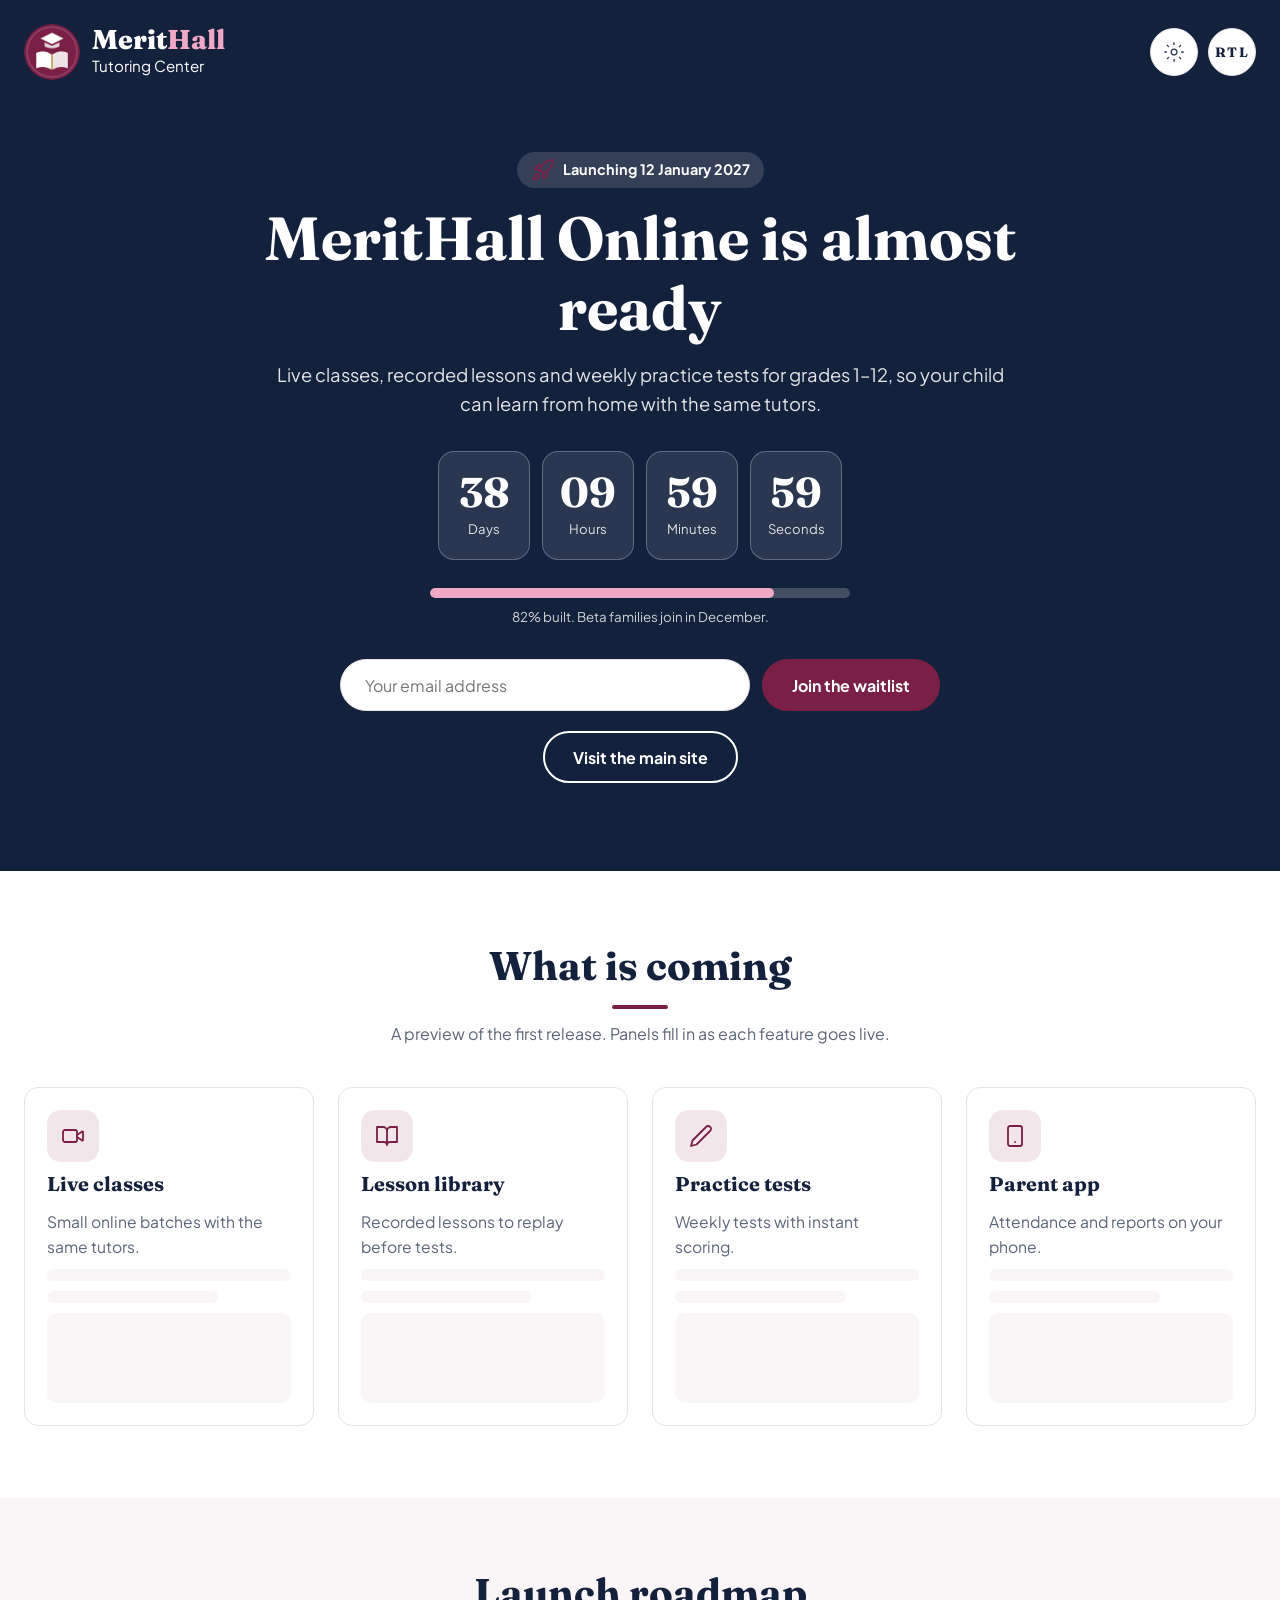
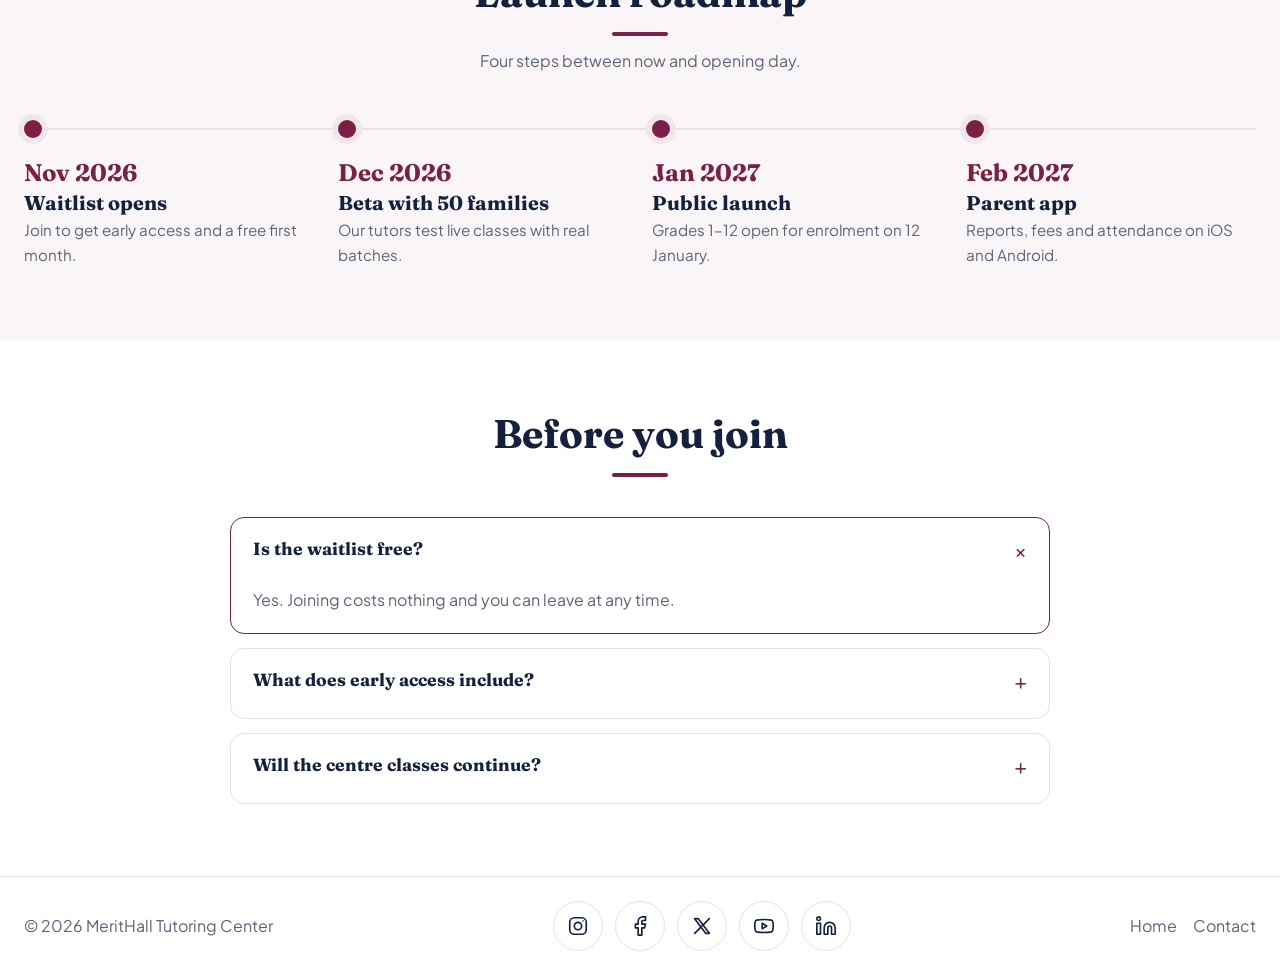
<file: coming-soon.html>
<!DOCTYPE html>
<html lang="en" dir="ltr"><head><meta charset="utf-8"><meta name="viewport" content="width=device-width,initial-scale=1">
<title>Coming Soon | MeritHall Online Tutoring</title><meta name="description" content="MeritHall Online launches soon with live classes, recorded lessons and practice tests for grades 1-12. Join the waitlist for early access and a free month.">
<link rel="icon" type="image/svg+xml" href="[data-uri]"><link rel="icon" type="image/png" href="[data-uri]"><link rel="preconnect" href="https://fonts.googleapis.com"><link rel="preconnect" href="https://fonts.gstatic.com" crossorigin>
<link href="https://fonts.googleapis.com/css2?family=Fraunces:ital,wght@0,600;0,700;1,600&family=Plus+Jakarta+Sans:wght@400;500;600;700;800&display=swap" rel="stylesheet">
<link rel="stylesheet" href="style.css">
<script type="application/ld+json">{"@context":"https://schema.org","@type":"EducationalOrganization","name":"MeritHall Tutoring Center","address":"45 Learners Road, Velachery, Chennai","telephone":"+91 98765 43210"}</script></head>
<body class="cs" data-page="soon">
<main><section class="cs-hero" style="--img:url(https://images.pexels.com/photos/5212666/pexels-photo-5212666.jpeg?auto=compress&cs=tinysrgb&w=1600)"><div class="wrap">
<div class="cs-top"><a class="brand" href="index.html"><img src="[data-uri]" alt="MeritHall logo"><span><b>Merit<i>Hall</i></b><small>Tutoring Center</small></span></a><div class="tools" data-tools></div></div>
<div class="cs-body"><span class="pill"><i class="li" data-i="rocket"></i> Launching 12 January 2027</span><h1>MeritHall Online is almost ready</h1><p class="lead">Live classes, recorded lessons and weekly practice tests for grades 1&ndash;12, so your child can learn from home with the same tutors.</p>
<div class="cd" data-launch="2027-01-12T09:00:00+05:30" role="timer" aria-label="Time until launch"><div><b data-u="d">00</b><span>Days</span></div><div><b data-u="h">00</b><span>Hours</span></div><div><b data-u="m">00</b><span>Minutes</span></div><div><b data-u="s">00</b><span>Seconds</span></div></div><div class="prg" role="progressbar" aria-label="Launch progress" aria-valuenow="82" aria-valuemin="0" aria-valuemax="100"><i data-w="82%"></i></div><small>82% built. Beta families join in December.</small>
<!-- TODO: connect the form to Mailchimp, ConvertKit or Formspree -->
<form class="nform" data-validate data-ok="You are on the list. We will email you before launch." novalidate><div class="fld"><label class="sr" for="wl">Email address</label><input id="wl" type="email" placeholder="Your email address" data-v="required email" autocomplete="email"><span class="em"></span></div><button class="btn btn-p" type="submit">Join the waitlist</button></form>
<div class="row c" style="margin-top:20px"><a class="btn btn-s" href="index.html">Visit the main site</a></div></div></div></section>
<section class="section"><div class="wrap"><div class="head c"><h2>What is coming</h2><p>A preview of the first release. Panels fill in as each feature goes live.</p></div><div class="g4"><div class="card quote pv"><span class="ibx"><i class="li" data-i="video"></i></span><h3>Live classes</h3><p>Small online batches with the same tutors.</p><div class="sk"></div><div class="sk" style="width:70%"></div><div class="sk l"></div></div><div class="card quote pv"><span class="ibx"><i class="li" data-i="book"></i></span><h3>Lesson library</h3><p>Recorded lessons to replay before tests.</p><div class="sk"></div><div class="sk" style="width:70%"></div><div class="sk l"></div></div><div class="card quote pv"><span class="ibx"><i class="li" data-i="pencil"></i></span><h3>Practice tests</h3><p>Weekly tests with instant scoring.</p><div class="sk"></div><div class="sk" style="width:70%"></div><div class="sk l"></div></div><div class="card quote pv"><span class="ibx"><i class="li" data-i="phone"></i></span><h3>Parent app</h3><p>Attendance and reports on your phone.</p><div class="sk"></div><div class="sk" style="width:70%"></div><div class="sk l"></div></div></div></div></section>
<section class="section alt"><div class="wrap"><div class="head c"><h2>Launch roadmap</h2><p>Four steps between now and opening day.</p></div><ol class="tl"><li><b>Nov 2026</b><h3>Waitlist opens</h3><p>Join to get early access and a free first month.</p></li><li><b>Dec 2026</b><h3>Beta with 50 families</h3><p>Our tutors test live classes with real batches.</p></li><li><b>Jan 2027</b><h3>Public launch</h3><p>Grades 1&ndash;12 open for enrolment on 12 January.</p></li><li><b>Feb 2027</b><h3>Parent app</h3><p>Reports, fees and attendance on iOS and Android.</p></li></ol></div></section>
<section class="section"><div class="wrap"><div class="head c"><h2>Before you join</h2></div><div class="faq"><details open><summary>Is the waitlist free?</summary><p>Yes. Joining costs nothing and you can leave at any time.</p></details><details><summary>What does early access include?</summary><p>Your first month free and a place in the first batches for your child&rsquo;s grade.</p></details><details><summary>Will the centre classes continue?</summary><p>Yes. Online is an addition. Centre batches in Velachery run as usual.</p></details></div></div></section>
</main>
<footer class="cs-foot"><div class="wrap"><span>&copy; 2026 MeritHall Tutoring Center</span><div class="soc"><a href="#" class="s-instagram" aria-label="Instagram" data-brand="instagram"></a><a href="#" class="s-facebook" aria-label="Facebook" data-brand="facebook"></a><a href="#" class="s-x" aria-label="X" data-brand="x"></a><a href="#" class="s-youtube" aria-label="YouTube" data-brand="youtube"></a><a href="#" class="s-linkedin" aria-label="LinkedIn" data-brand="linkedin"></a></div><nav class="row"><a href="index.html">Home</a><a href="contact.html">Contact</a></nav></div></footer>
<script src="main.js"></script></body></html>
</file>
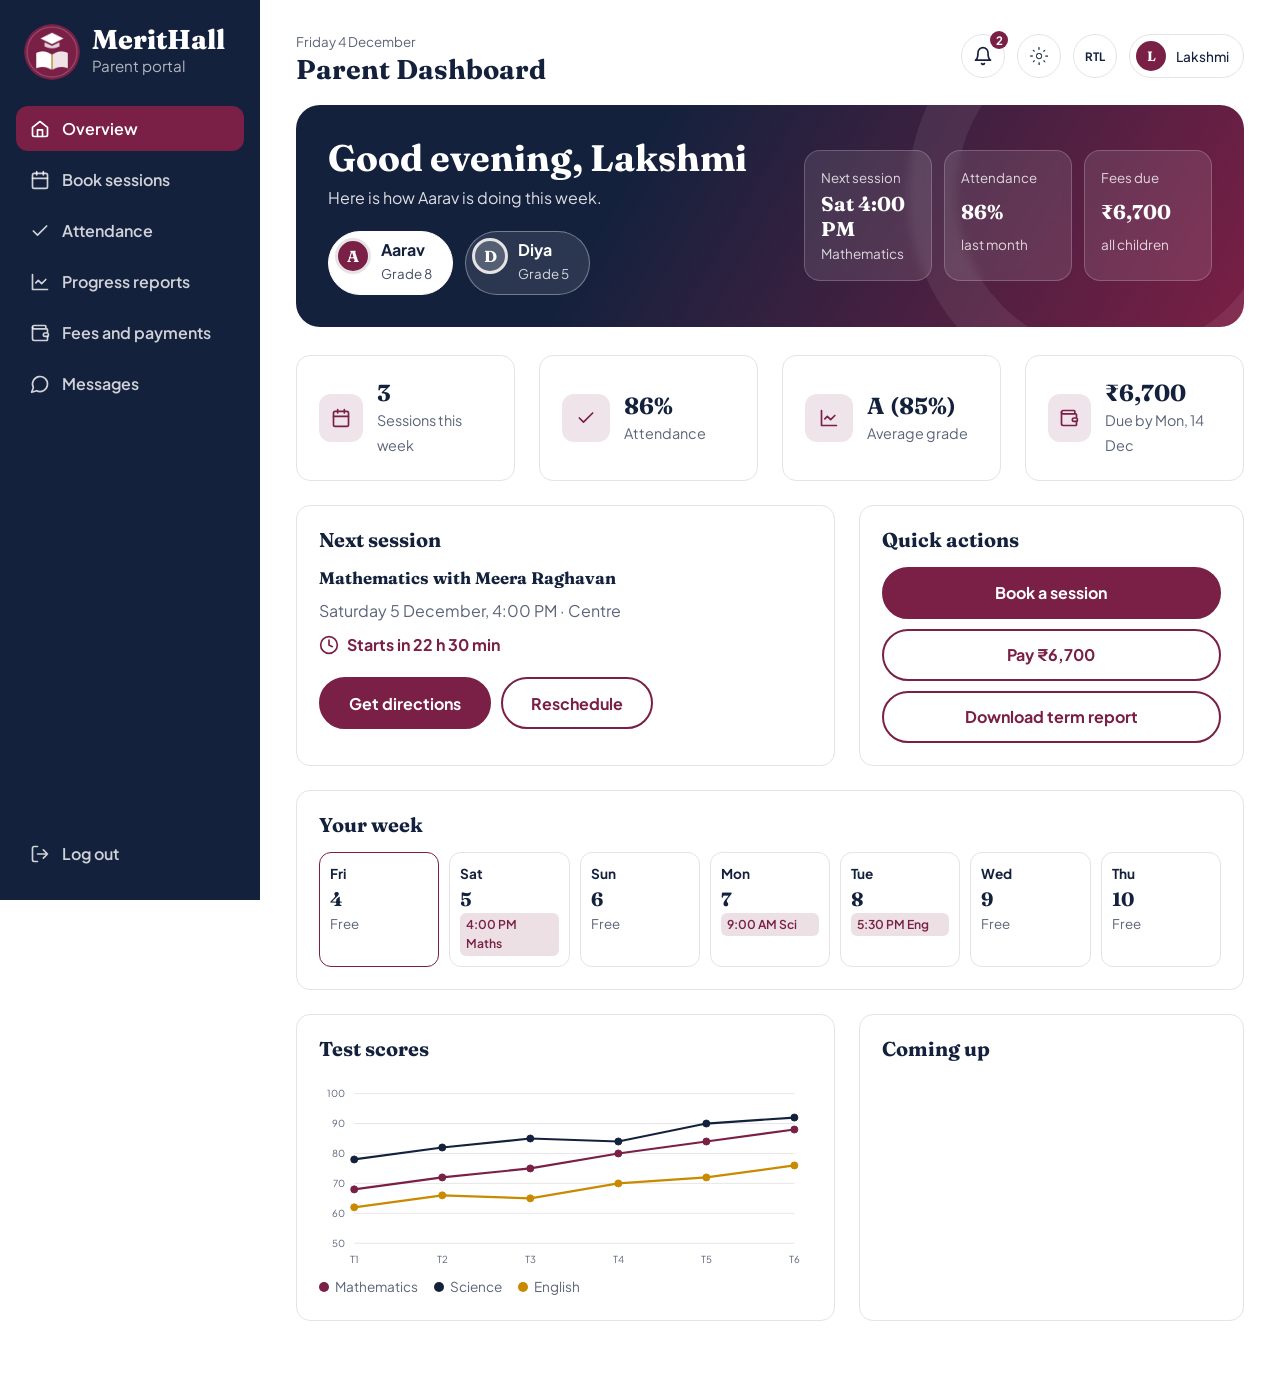
<file: dashboard.html>
<!DOCTYPE html>
<html lang="en" dir="ltr"><head><meta charset="utf-8"><meta name="viewport" content="width=device-width,initial-scale=1">
<title>Parent Dashboard | MeritHall Tutoring Center</title><meta name="description" content="Parent dashboard for sessions, attendance, progress and fees.">
<link rel="icon" type="image/svg+xml" href="[data-uri]"><link rel="icon" type="image/png" href="[data-uri]"><link rel="preconnect" href="https://fonts.googleapis.com"><link rel="preconnect" href="https://fonts.gstatic.com" crossorigin>
<link href="https://fonts.googleapis.com/css2?family=Fraunces:ital,wght@0,600;0,700;1,600&family=Plus+Jakarta+Sans:wght@400;500;600;700;800&display=swap" rel="stylesheet">
<link rel="stylesheet" href="style.css"><link rel="stylesheet" href="dashboard.css">
<script type="application/ld+json">{"@context":"https://schema.org","@type":"EducationalOrganization","name":"MeritHall Tutoring Center","address":"45 Learners Road, Velachery, Chennai","telephone":"+91 98765 43210"}</script></head>
<body data-page="dashboard">
<div class="dash"><aside class="side" aria-label="Dashboard menu"><a class="brand" href="index.html"><img src="[data-uri]" alt="MeritHall logo"><span><b>Merit<i>Hall</i></b><small>Parent portal</small></span></a>
<button data-p="overview"><span data-ic="home"></span>Overview</button><button data-p="book"><span data-ic="cal"></span>Book sessions</button><button data-p="attendance"><span data-ic="ok"></span>Attendance</button><button data-p="progress"><span data-ic="chart"></span>Progress reports</button><button data-p="fees"><span data-ic="wal"></span>Fees and payments</button><button data-p="messages"><span data-ic="msg"></span>Messages</button><button class="out" onclick="location.href='login.html'"><span data-ic="out"></span>Log out</button></aside>
<div class="main"><header class="top2"><div class="tb"><div><small class="mu" id="dt"></small><h1>Parent Dashboard</h1></div>
<div class="tools"><div class="tgrp"><div class="dw"><button class="ibtn" aria-label="Notifications" aria-haspopup="true"><span data-ic="bell"></span><em id="nb" class="bdg" hidden></em></button><div class="dd"><div class="ddh"><b>Notifications</b><button class="lk" id="nAll">Mark all read</button></div><ul id="nl"></ul></div></div><span data-tools style="display:contents"></span></div>
<div class="dw"><button class="ibtn pf" aria-label="Profile menu" aria-haspopup="true"><span class="av">L</span><span class="pn">Lakshmi</span></button><div class="dd"><div class="ddh"><b class="un2">Lakshmi</b></div><button class="lk blk" data-act="reset">Reset demo data</button><a class="lk blk" href="login.html">Log out</a></div></div></div></div>
<div class="hero2"><div><h2 id="wel"></h2><p id="sub"></p><div class="kids" id="kids" role="group" aria-label="Choose student"></div></div><div class="hs" id="hs" aria-live="polite"></div></div></header>
<section class="pan" id="overview"></section><section class="pan" id="book"></section><section class="pan" id="attendance"></section><section class="pan" id="progress"></section><section class="pan" id="fees"></section><section class="pan" id="messages"></section></div></div>
<script src="main.js"></script><script src="dashboard.js"></script></body></html>
</file>
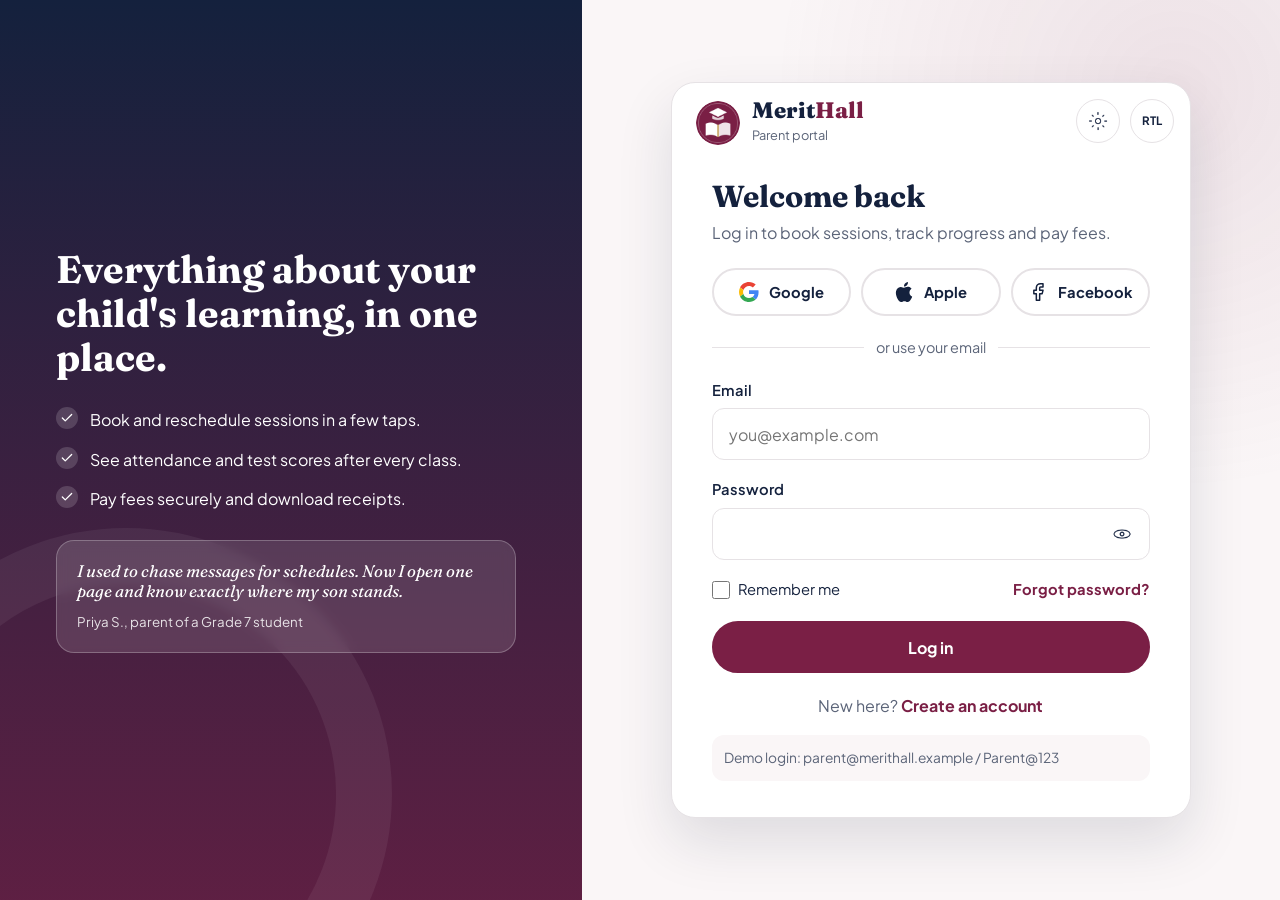
<file: login.html>
<!DOCTYPE html>
<html lang="en" dir="ltr"><head><meta charset="utf-8"><meta name="viewport" content="width=device-width,initial-scale=1">
<title>Parent Login | MeritHall Tutoring Center</title><meta name="description" content="Log in to the MeritHall parent portal.">
<link rel="icon" type="image/svg+xml" href="[data-uri]"><link rel="icon" type="image/png" href="[data-uri]"><link rel="preconnect" href="https://fonts.googleapis.com"><link rel="preconnect" href="https://fonts.gstatic.com" crossorigin>
<link href="https://fonts.googleapis.com/css2?family=Fraunces:ital,wght@0,600;0,700;1,600&family=Plus+Jakarta+Sans:wght@400;500;600;700;800&display=swap" rel="stylesheet">
<link rel="stylesheet" href="style.css"><link rel="stylesheet" href="auth.css">
<script type="application/ld+json">{"@context":"https://schema.org","@type":"EducationalOrganization","name":"MeritHall Tutoring Center","address":"45 Learners Road, Velachery, Chennai","telephone":"+91 98765 43210"}</script></head>
<body data-page="login"><div class="au" style="--img:url(https://images.pexels.com/photos/8419513/pexels-photo-8419513.jpeg?auto=compress&cs=tinysrgb&w=1600)"><aside class="ap"><h2>Everything about your child's learning, in one place.</h2><ul><li><svg viewBox="0 0 24 24" aria-hidden="true"><path d="M20 6 9 17l-5-5"/></svg><span>Book and reschedule sessions in a few taps.</span></li><li><svg viewBox="0 0 24 24" aria-hidden="true"><path d="M20 6 9 17l-5-5"/></svg><span>See attendance and test scores after every class.</span></li><li><svg viewBox="0 0 24 24" aria-hidden="true"><path d="M20 6 9 17l-5-5"/></svg><span>Pay fees securely and download receipts.</span></li></ul><div class="gl"><p>I used to chase messages for schedules. Now I open one page and know exactly where my son stands.</p><small>Priya S., parent of a Grade 7 student</small></div></aside>
<div class="af"><main class="acard2"><a class="brand" href="index.html"><img src="[data-uri]" alt="MeritHall logo"><span><b>Merit<i>Hall</i></b><small>Parent portal</small></span></a><div class="tools" data-tools></div>
<section class="vw" id="vLogin"><h1>Welcome back</h1><p class="sub">Log in to book sessions, track progress and pay fees.</p><p class="ab" id="ab" role="alert" hidden></p><div class="soc3"><button class="btn" type="button" data-social="Google" data-brand="google"><span>Google</span></button><button class="btn" type="button" data-social="Apple" data-brand="apple"><span>Apple</span></button><button class="btn" type="button" data-social="Facebook" data-brand="facebook"><span>Facebook</span></button></div><div class="or">or use your email</div>
<form id="lf" novalidate><div class="fld"><label for="em">Email</label><input id="em" type="email" autocomplete="email" placeholder="you@example.com"><span class="em"></span></div><div class="fld"><label for="pw">Password</label><div class="pw"><input id="pw" type="password" autocomplete="current-password"><button type="button" aria-label="Show or hide password"><img class="icn" src="[data-uri]" alt=""></button></div><span class="em"></span></div><div class="ln"><label><input type="checkbox" id="rm"> Remember me</label><button type="button" data-view="vReset">Forgot password?</button></div><button class="btn btn-p btn-block" type="submit">Log in</button></form>
<p class="altl">New here? <a href="signup.html">Create an account</a></p><p class="hint">Demo login: parent@merithall.example / Parent@123</p></section>
<section class="vw" id="vReset" hidden><h1>Reset password</h1><p class="sub">Enter your account email, then choose a new password.</p><p class="ab" id="ab2" role="alert" hidden></p>
<form id="rf" novalidate><div id="rs1"><div class="fld"><label for="re">Email</label><input id="re" type="email" autocomplete="email" placeholder="you@example.com"><span class="em"></span></div><button class="btn btn-p btn-block" type="submit">Continue</button></div><div id="rs2" hidden><div class="fld"><label for="np">New password</label><div class="pw"><input id="np" type="password" autocomplete="new-password"><button type="button" aria-label="Show or hide password"><img class="icn" src="[data-uri]" alt=""></button></div><span class="em"></span></div><div class="fld"><label for="np2">Confirm new password</label><div class="pw"><input id="np2" type="password" autocomplete="new-password"><button type="button" aria-label="Show or hide password"><img class="icn" src="[data-uri]" alt=""></button></div><span class="em"></span></div><button class="btn btn-p btn-block" type="submit">Save new password</button></div></form>
<p class="altl"><button type="button" class="lk" data-view="vLogin">Back to log in</button></p><p class="hint">Demo build: with no email server, the reset link step is replaced by this form.</p></section>
</main></div></div><script src="main.js"></script><script src="auth.js"></script></body></html>
</file>
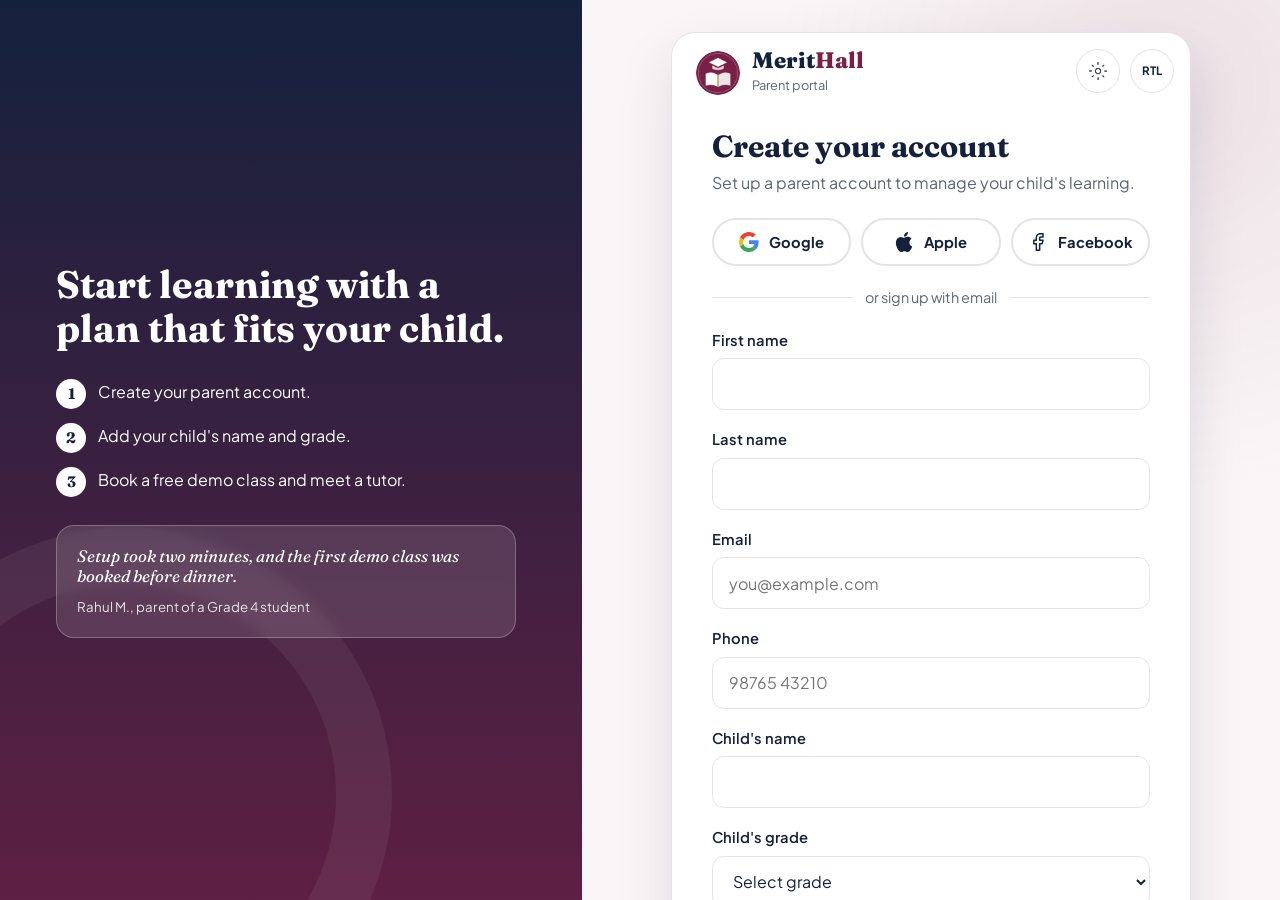
<file: signup.html>
<!DOCTYPE html>
<html lang="en" dir="ltr"><head><meta charset="utf-8"><meta name="viewport" content="width=device-width,initial-scale=1">
<title>Parent Login | MeritHall Tutoring Center</title><meta name="description" content="Log in to the MeritHall parent portal.">
<link rel="icon" type="image/svg+xml" href="[data-uri]"><link rel="icon" type="image/png" href="[data-uri]"><link rel="preconnect" href="https://fonts.googleapis.com"><link rel="preconnect" href="https://fonts.gstatic.com" crossorigin>
<link href="https://fonts.googleapis.com/css2?family=Fraunces:ital,wght@0,600;0,700;1,600&family=Plus+Jakarta+Sans:wght@400;500;600;700;800&display=swap" rel="stylesheet">
<link rel="stylesheet" href="style.css"><link rel="stylesheet" href="auth.css">
<script type="application/ld+json">{"@context":"https://schema.org","@type":"EducationalOrganization","name":"MeritHall Tutoring Center","address":"45 Learners Road, Velachery, Chennai","telephone":"+91 98765 43210"}</script></head>
<body data-page="signup"><div class="au" style="--img:url(https://images.pexels.com/photos/8419513/pexels-photo-8419513.jpeg?auto=compress&cs=tinysrgb&w=1600)"><aside class="ap"><h2>Start learning with a plan that fits your child.</h2><ol><li><span>Create your parent account.</span></li><li><span>Add your child's name and grade.</span></li><li><span>Book a free demo class and meet a tutor.</span></li></ol><div class="gl"><p>Setup took two minutes, and the first demo class was booked before dinner.</p><small>Rahul M., parent of a Grade 4 student</small></div></aside>
<div class="af"><main class="acard2"><a class="brand" href="index.html"><img src="[data-uri]" alt="MeritHall logo"><span><b>Merit<i>Hall</i></b><small>Parent portal</small></span></a><div class="tools" data-tools></div><h1>Create your account</h1><p class="sub">Set up a parent account to manage your child's learning.</p><p class="ab" id="ab" role="alert" hidden></p><div class="soc3"><button class="btn" type="button" data-social="Google" data-brand="google"><span>Google</span></button><button class="btn" type="button" data-social="Apple" data-brand="apple"><span>Apple</span></button><button class="btn" type="button" data-social="Facebook" data-brand="facebook"><span>Facebook</span></button></div><div class="or">or sign up with email</div>
<form id="sf" novalidate><div class="fld"><label for="fn">First name</label><input id="fn" type="text" autocomplete="given-name" placeholder=""><span class="em"></span></div><div class="fld"><label for="ln">Last name</label><input id="ln" type="text" autocomplete="family-name" placeholder=""><span class="em"></span></div><div class="fld"><label for="em">Email</label><input id="em" type="email" autocomplete="email" placeholder="you@example.com"><span class="em"></span></div><div class="fld"><label for="ph">Phone</label><input id="ph" type="tel" autocomplete="tel" placeholder="98765 43210"><span class="em"></span></div><div class="fld"><label for="cn">Child's name</label><input id="cn" type="text" autocomplete="off" placeholder=""><span class="em"></span></div>
<div class="fld"><label for="cg">Child's grade</label><select id="cg"><option value="">Select grade</option><option>Grade 1</option><option>Grade 2</option><option>Grade 3</option><option>Grade 4</option><option>Grade 5</option><option>Grade 6</option><option>Grade 7</option><option>Grade 8</option><option>Grade 9</option><option>Grade 10</option><option>Grade 11</option><option>Grade 12</option></select><span class="em">Choose your child's grade.</span></div>
<div class="fld"><label for="pw">Create password</label><div class="pw"><input id="pw" type="password" autocomplete="new-password"><button type="button" aria-label="Show or hide password"><img class="icn" src="[data-uri]" alt=""></button></div><div class="stg" id="stg" data-s="0"><i></i><i></i><i></i><i></i></div><span class="stl" id="stl">Use 8+ characters with letters and a number.</span><span class="em"></span></div><div class="fld"><label for="pw2">Confirm password</label><div class="pw"><input id="pw2" type="password" autocomplete="new-password"><button type="button" aria-label="Show or hide password"><img class="icn" src="[data-uri]" alt=""></button></div><span class="em"></span></div>
<div class="fld tcf"><label class="tc"><input type="checkbox" id="tc"><span>I agree to the <a href="#">Terms</a> and <a href="#">Privacy Policy</a>.</span></label><span class="em">Accept the terms to continue.</span></div><button class="btn btn-p btn-block" type="submit">Create account</button></form>
<p class="altl">Already have an account? <a href="login.html">Log in</a></p></main></div></div><script src="main.js"></script><script src="auth.js"></script></body></html>
</file>
<file: style.css>
/* ===== MeritHall – main styles ===== */
:root{--p:#7a1f45;--p-d:#5e1735;--s:#14213d;--bg:#fff;--bg2:#faf6f7;--tx:#14213d;--mut:#5b6478;--bd:#e6e2e5;--card:#fff;--ok:#1f9d57;--bad:#d62828;--r:14px;--sp:8px;--hf:'Fraunces',Georgia,serif;--bf:'Plus Jakarta Sans',system-ui,sans-serif;--w:1360px}
*{box-sizing:border-box;margin:0;padding:0}html{scroll-behavior:smooth}
body{font-family:var(--bf);color:var(--tx);background:var(--bg);line-height:1.6;font-size:16px}
img{max-width:100%;display:block}a{color:inherit;text-decoration:none}ul{list-style:none}
h1,h2,h3,h4{font-family:var(--hf);line-height:1.15;color:var(--tx)}
h1{font-size:clamp(2.2rem,5vw,3.8rem)}h2{font-size:clamp(1.7rem,3.2vw,2.5rem)}h3{font-size:1.25rem}
:focus-visible{outline:3px solid var(--p);outline-offset:2px}
.wrap{max-width:var(--w);margin-inline:auto;padding-inline:24px}
.section{padding-block:72px}.alt{background:var(--bg2)}
.head{max-width:640px;margin-bottom:40px}.head.c{margin-inline:auto;text-align:center}.head p{color:var(--mut);margin-top:12px}
.icn{width:20px;height:20px;object-fit:contain}.icn-l{width:28px;height:28px}
/* buttons */
.btn{display:inline-flex;align-items:center;justify-content:center;gap:8px;height:52px;padding:0 28px;border-radius:999px;font:700 1rem var(--bf);cursor:pointer;border:2px solid var(--p);transition:.2s;white-space:nowrap}
.btn-p{background:var(--p);color:#fff}.btn-p:hover{background:var(--p-d);border-color:var(--p-d)}
.btn-s{background:transparent;color:var(--p)}.btn-s:hover{background:var(--p);color:#fff}
.on-dark .btn-s,.btn-s.w{color:#fff;border-color:#fff}.on-dark .btn-s:hover{background:#fff;color:var(--s)}
.btn-block{width:100%}.row{display:flex;gap:16px;flex-wrap:wrap}.row.c{justify-content:center}
/* header */
.bar{position:sticky;top:0;z-index:50;background:var(--bg);border-top:3px solid var(--p);box-shadow:0 8px 24px rgba(20,33,61,.08)}
.bar .wrap{display:flex;align-items:center;gap:24px;height:96px}
.brand{display:flex;align-items:center;gap:12px}.brand img{width:56px;height:56px;border-radius:50%}
.brand b{display:block;font:800 1.9rem/1 var(--hf);color:var(--s)}.brand b i{font-style:normal;color:var(--p)}.brand small{color:var(--mut);font-size:.95rem}
.nav{display:flex;align-items:center;gap:6px;margin-inline-start:12px}
.nav>li{position:relative}.nav a,.nav button.nl{display:flex;align-items:center;gap:8px;padding:10px 16px;border-radius:999px;font:500 1.05rem var(--bf);background:none;border:0;color:var(--tx);cursor:pointer}
.nav a:hover,.nav a.on,.nav .nl.on,.nav .nl:hover{background:#f3e6eb;color:var(--p)}
.nav .sub{position:absolute;top:100%;inset-inline-start:0;min-width:180px;background:var(--card);border:1px solid var(--bd);border-radius:12px;padding:8px;display:none;box-shadow:0 12px 30px rgba(0,0,0,.12)}
.nav li.open .sub{display:block}.nav .sub a{border-radius:8px}
.tools{margin-inline-start:auto;display:flex;align-items:center;gap:12px}
.ibtn{width:52px;height:52px;border-radius:50%;border:1px solid var(--bd);background:var(--card);display:grid;place-items:center;cursor:pointer;font:700 .85rem var(--hf);letter-spacing:.1em;color:var(--tx)}
.ibtn:hover{border-color:var(--p)}.ibtn img{width:22px;height:22px}
.burger{display:none}
/* hero */
.hero{padding-block:56px;background:linear-gradient(120deg,var(--bg2),var(--bg))}
.hero .wrap{display:grid;grid-template-columns:1.05fr 1fr;gap:48px;align-items:center}
.hero p.lead{font-size:1.15rem;color:var(--mut);margin:20px 0 28px;max-width:520px}
.hero .ph{aspect-ratio:4/3;border-radius:28px;overflow:hidden;box-shadow:0 30px 60px rgba(20,33,61,.2)}
.ph img,.card .ph img{width:100%;height:100%;object-fit:cover}
.pill{display:inline-flex;gap:8px;align-items:center;background:#f3e6eb;color:var(--p);border-radius:999px;padding:6px 14px;font-weight:700;font-size:.9rem;margin-bottom:16px}
/* grids / cards */
.g2,.g3,.g4{display:grid;gap:24px}.g2{grid-template-columns:repeat(2,1fr)}.g3{grid-template-columns:repeat(3,1fr)}.g4{grid-template-columns:repeat(4,1fr)}
.card{background:var(--card);border:1px solid var(--bd);border-radius:var(--r);overflow:hidden;transition:.2s}
.card:hover,.card:focus-within,.card.tap{transform:translateY(-4px);border-color:var(--p);box-shadow:0 14px 30px rgba(122,31,69,.12)}
.card .ph{aspect-ratio:3/2;overflow:hidden}.card .bd{padding:20px}.card p{color:var(--mut);margin-top:8px;font-size:.95rem}
.tags{display:flex;gap:8px;flex-wrap:wrap;margin-top:12px}.tag{font-size:.8rem;font-weight:600;padding:4px 12px;border-radius:999px;background:#f3e6eb;color:var(--p)}
.tag.ok{background:#e0f5e9;color:var(--ok)}.tag.bad{background:#fde4e4;color:var(--bad)}.tag.wait{background:#fff3d6;color:#9a6b00}
.stats{display:grid;grid-template-columns:repeat(4,1fr);gap:24px;text-align:center}.stats b{display:block;font:700 2.8rem var(--hf);color:var(--p)}.stats span{color:var(--mut)}
.split{display:grid;grid-template-columns:1fr 1fr;gap:56px;align-items:center}.split .ph{border-radius:24px;overflow:hidden;aspect-ratio:4/3}
.ticks li{display:flex;gap:12px;margin-top:14px;align-items:flex-start}.ticks img{margin-top:4px}
.steps{counter-reset:s}.steps .card{padding:24px;position:relative}.steps .card::before{counter-increment:s;content:counter(s);display:grid;place-items:center;width:40px;height:40px;border-radius:50%;background:var(--p);color:#fff;font:700 1.1rem var(--hf);margin-bottom:14px}
.quote{padding:28px}.quote p{font-family:var(--hf);font-size:1.1rem;color:var(--tx);font-style:italic}.quote small{display:block;margin-top:16px;color:var(--mut)}
.center-last{display:flex;flex-wrap:wrap;justify-content:center;gap:24px}.center-last>*{flex:0 1 calc(33.333% - 16px)}
/* cta band */
.cta{padding-block:0 72px}.cta .box{position:relative;border-radius:32px;overflow:hidden;text-align:center;color:#fff;padding:88px 24px;background:var(--s)}
.cta .box>img{position:absolute;inset:0;width:100%;height:100%;object-fit:cover;opacity:.35}.cta .box>div{position:relative}.cta h2{color:#fff;margin-bottom:12px}.cta p{margin-bottom:28px;font-size:1.2rem}
/* table */
.tw{overflow-x:auto;border:1px solid var(--bd);border-radius:var(--r)}table{width:100%;border-collapse:collapse;min-width:620px}th,td{padding:14px 18px;text-align:start;border-bottom:1px solid var(--bd)}th{background:var(--bg2);font-family:var(--hf)}
.chips{display:flex;gap:10px;flex-wrap:wrap;margin-bottom:28px}.chip{padding:8px 18px;border-radius:999px;border:1px solid var(--bd);background:var(--card);cursor:pointer;font:600 .95rem var(--bf);color:var(--tx)}.chip.on,.chip:hover{background:var(--p);color:#fff;border-color:var(--p)}
.pagehead{padding-block:56px;background:var(--s);color:#fff}.pagehead h1{color:#fff}.pagehead p{max-width:620px;margin-top:12px;opacity:.85}
/* forms */
.fld{display:flex;flex-direction:column;gap:6px;margin-bottom:18px}.fld label{font-weight:600;font-size:.92rem}
.fld input,.fld select,.fld textarea{height:52px;padding:0 16px;border:1px solid var(--bd);border-radius:12px;font:1rem var(--bf);background:var(--card);color:var(--tx);width:100%}.fld textarea{height:130px;padding:14px 16px}
.fld.err input,.fld.err select,.fld.err textarea{border-color:var(--bad)}.fld .em{color:var(--bad);font-size:.85rem;display:none}.fld.err .em{display:block}
.pw{position:relative}.pw button{position:absolute;inset-inline-end:10px;top:50%;transform:translateY(-50%);background:none;border:0;cursor:pointer;padding:8px}
/* footer */
.foot{border-top:1px solid var(--bd);margin-top:0}
.nl-row{display:flex;align-items:center;justify-content:space-between;gap:32px;padding-block:40px;border-bottom:1px solid var(--bd)}
.nl-row h3{font:700 1.7rem var(--hf);letter-spacing:.06em}.nl-row p{color:var(--mut)}.nl-row form{display:flex;gap:16px;flex:0 1 760px}.nl-row input{flex:1;height:56px;border-radius:999px;border:1px solid var(--bd);padding:0 28px;font:1.05rem var(--bf);background:var(--card);color:var(--tx)}
.fcols{display:grid;grid-template-columns:1.2fr 1fr 1fr 1.2fr;gap:40px;padding-block:44px}
.fcols h4{font:700 1.2rem var(--hf);letter-spacing:.2em;color:var(--p);margin-bottom:20px}.fcols li{margin-bottom:14px;font-size:1.05rem}.fcols li a:hover{color:var(--p)}
.fcols .tg{font:italic 700 1.9rem var(--hf);color:#4a5578;margin:10px 0}.fcols .about{color:var(--mut);font-size:1.1rem}
.soc{display:flex;gap:12px;margin-top:14px}.soc a{width:50px;height:50px;border:1px solid var(--bd);border-radius:50%;display:grid;place-items:center;background:var(--card)}.soc a:hover{border-color:var(--p)}.soc img{width:24px;height:24px}
.ct li{display:flex;gap:14px;align-items:flex-start}.ct img{margin-top:3px;flex:none}
.dot{width:14px;height:14px;border-radius:50%;background:var(--bad);box-shadow:0 0 0 8px #d6282826;margin:5px 10px 0 5px;flex:none}.dot.open{background:var(--ok);box-shadow:0 0 0 8px #1f9d5726}
.legal{display:flex;justify-content:space-between;gap:16px;padding-block:24px;border-top:1px solid var(--bd);color:var(--mut)}.legal nav{display:flex;gap:32px;margin-inline-end:100px}
.totop{position:fixed;inset-inline-end:28px;bottom:28px;width:104px;height:104px;border-radius:50%;background:var(--card);border:1px solid var(--bd);box-shadow:0 10px 30px rgba(0,0,0,.12);display:grid;place-items:center;cursor:pointer;opacity:0;pointer-events:none;transition:.2s;z-index:40;scale:.55;transform-origin:bottom right}
.totop.show{opacity:1;pointer-events:auto}.totop img{width:34px;height:34px}
/* dark */
[data-theme=dark]{--bg:#121214;--bg2:#1a1a1e;--tx:#f1eef0;--mut:#a9a5ad;--bd:#34333a;--card:#1c1c20;--s:#0c0c0e;--p:#c94b7c;--p-d:#a83a66}
[data-theme=dark] .icn,[data-theme=dark] .ibtn img,[data-theme=dark] .soc img,[data-theme=dark] .totop img,[data-theme=dark] .pw img,[data-theme=dark] .ct img[data-m]{filter:invert(1)}
[data-theme=dark] .brand b,[data-theme=dark] .fcols .tg{color:#f1eef0}[data-theme=dark] .tag,[data-theme=dark] .pill,[data-theme=dark] .nav a:hover,[data-theme=dark] .nav a.on,[data-theme=dark] .nav .nl.on,[data-theme=dark] .nav .nl:hover{background:#2c1f26;color:#f0a9c4}
[data-theme=dark] .btn-p{color:#fff}[data-theme=dark] .btn-s{color:#f0a9c4}
/* rtl */
[dir=rtl] .flip{transform:scaleX(-1)}
/* responsive */
@media(max-width:1180px){.nav{position:absolute;top:96px;inset-inline:0;background:var(--bg);flex-direction:column;align-items:stretch;padding:12px 24px;display:none;border-bottom:1px solid var(--bd);margin:0}.nav.open{display:flex}.burger{display:grid}.nav .sub{position:static;box-shadow:none}.tools{margin-inline-start:auto}}
@media(max-width:900px){.hero .wrap,.split,.g2{grid-template-columns:1fr}.g3,.g4,.stats{grid-template-columns:repeat(2,1fr)}.fcols{grid-template-columns:1fr 1fr}.nl-row{flex-direction:column;align-items:stretch}.center-last>*{flex-basis:calc(50% - 12px)}.legal nav{margin:0}}
@media(max-width:640px){.g3,.g4,.stats,.fcols,.g2{grid-template-columns:1fr}.center-last>*{flex-basis:100%}.nl-row form{flex-direction:column}.btn,.chip{min-height:44px}.bar .wrap{gap:10px}.brand small{display:none}.ibtn{width:44px;height:44px}.legal{flex-direction:column}.section{padding-block:48px}}
@media(prefers-reduced-motion:reduce){*{transition:none!important;scroll-behavior:auto!important}}

/* ===== v2 refinements: alignment, polish, motion ===== */
.bar .wrap{max-width:1360px;gap:20px}.brand{flex:none}.nav{gap:2px;margin-inline-start:8px}.nav a,.nav button.nl{padding:10px 14px;font-size:1rem;white-space:nowrap}
.tools{flex:none}.bar.scrolled .wrap{height:76px}.bar .wrap{transition:height .25s}.bar.scrolled{box-shadow:0 6px 20px rgba(20,33,61,.12)}
#prog{position:fixed;top:0;inset-inline:0;height:3px;background:var(--p);transform-origin:left;transform:scaleX(0);z-index:60}
.head{margin-inline:auto;text-align:center}.head h2::after{content:"";display:block;width:56px;height:4px;border-radius:4px;background:var(--p);margin:16px auto 0}
.pagehead{position:relative;overflow:hidden}.pagehead::after{content:"";position:absolute;inset-inline-end:-80px;top:-80px;width:320px;height:320px;border-radius:50%;background:radial-gradient(var(--p),transparent 70%);opacity:.5}.pagehead .wrap{position:relative;z-index:1}
/* equal-height cards, aligned footers */
.g2>*,.g3>*,.g4>*,.center-last>*{height:100%}.card{display:flex;flex-direction:column}.card .bd{display:flex;flex-direction:column;flex:1}.card .tags{margin-top:auto;padding-top:14px}
.card .ph img{transition:transform .6s ease}.card:hover .ph img{transform:scale(1.07)}
.sj,.tt,.br{display:contents}.sj[hidden],.tt[hidden]{display:none}
.card.quote{position:relative;height:100%}.card.quote h3{margin-bottom:6px}
.quote p:first-child:not(:only-child){position:relative}
.card.quote:has(small)::before{content:"\201C";position:absolute;top:6px;inset-inline-start:20px;font:700 4.5rem/1 var(--hf);color:var(--p);opacity:.18}
.card.quote:has(small){padding-top:48px}.card.quote small{margin-top:auto;padding-top:16px;font-weight:600}
.steps .card{text-align:center;align-items:center}.steps .card::before{margin-inline:auto}
@media(min-width:901px){.steps{position:relative}.steps .card{position:relative;z-index:1}}
.split>div:not(.ph){display:flex;flex-direction:column;justify-content:center}
.stats>div{padding:12px;border-inline-end:1px solid var(--bd)}.stats>div:last-child{border:0}
/* buttons: shine + press */
.btn{position:relative;overflow:hidden}.btn::after{content:"";position:absolute;top:0;inset-inline-start:-80%;width:50%;height:100%;background:linear-gradient(100deg,transparent,rgba(255,255,255,.35),transparent);transform:skewX(-20deg)}
.btn:hover::after{inset-inline-start:130%;transition:inset-inline-start .6s}.btn:active{transform:scale(.97)}
/* hero */
.hero{position:relative;overflow:hidden}.hero::before,.hero::after{content:"";position:absolute;border-radius:50%;filter:blur(70px);opacity:.35;z-index:0;animation:drift 14s ease-in-out infinite alternate}
.hero::before{width:380px;height:380px;background:var(--p);top:-120px;inset-inline-start:-100px}.hero::after{width:320px;height:320px;background:#f2b84b;bottom:-120px;inset-inline-end:10%;animation-delay:-6s}
.hero .wrap{position:relative;z-index:1}.hero .ph{border-radius:28px}
.hm{position:relative}.hm .ph{aspect-ratio:4/3}.fb{position:absolute;background:var(--card);border:1px solid var(--bd);border-radius:16px;padding:12px 18px;box-shadow:0 16px 36px rgba(20,33,61,.18);display:flex;gap:12px;align-items:center;animation:float 5s ease-in-out infinite}
.fb b{display:block;font:700 1.15rem var(--hf)}.fb span{font-size:.82rem;color:var(--mut)}.fb .ic{width:40px;height:40px;border-radius:12px;background:#f3e6eb;display:grid;place-items:center}
.fb.a{inset-inline-start:-28px;bottom:36px}.fb.b{inset-inline-end:-18px;top:28px;animation-delay:-2.5s}
.hero h1,.hero .lead,.hero .row,.hero .pill{animation:rise .8s both}.hero .pill{animation-delay:.05s}.hero h1{animation-delay:.15s}.hero .lead{animation-delay:.3s}.hero .row{animation-delay:.45s}.hm{animation:rise 1s .3s both}
@keyframes rise{from{opacity:0;transform:translateY(24px)}to{opacity:1;transform:none}}@keyframes float{50%{transform:translateY(-10px)}}@keyframes drift{to{transform:translate(60px,40px)}}
/* marquee */
.mq{background:var(--s);color:#fff;overflow:hidden;padding-block:16px;white-space:nowrap}.mq div{display:inline-flex;gap:48px;animation:mq 28s linear infinite;padding-inline-end:48px}.mq:hover div{animation-play-state:paused}
.mq span{font:600 1.15rem var(--hf);display:inline-flex;gap:48px;align-items:center}.mq span::after{content:"";width:8px;height:8px;border-radius:50%;background:#f2b84b}
@keyframes mq{to{transform:translateX(-50%)}}[dir=rtl] .mq div{animation-direction:reverse}
/* reveal */
.rv{opacity:0;transform:translateY(22px);transition:opacity .7s ease,transform .7s ease;transition-delay:var(--d,0s)}.rv.in{opacity:1;transform:none}
/* faq */
.faq{max-width:820px;margin-inline:auto;display:grid;gap:14px}.faq details{background:var(--card);border:1px solid var(--bd);border-radius:var(--r);padding:0 22px}
.faq summary{cursor:pointer;list-style:none;padding:20px 0;font:700 1.1rem var(--hf);display:flex;justify-content:space-between;gap:16px}.faq summary::-webkit-details-marker{display:none}
.faq summary::after{content:"+";font-size:1.5rem;color:var(--p);transition:transform .25s}.faq details[open] summary::after{transform:rotate(45deg)}.faq details[open]{border-color:var(--p)}.faq p{padding-bottom:20px;color:var(--mut)}
/* footer + totop */
.totop{width:56px;height:56px;scale:1;inset-inline-end:24px;bottom:24px}.totop:hover{border-color:var(--p);transform:translateY(-3px)}
.fcols .brand b{font-size:1.9rem}.soc a{transition:.2s}.soc a:hover{transform:translateY(-3px)}
.fcols h4{letter-spacing:.14em}.nl-row h3{letter-spacing:.02em}
.tw tbody tr{transition:background .2s}.tw tbody tr:hover{background:var(--bg2)}
.dot.open{animation:pulse 2s infinite}@keyframes pulse{50%{box-shadow:0 0 0 12px #1f9d5710}}
.cta .box>img{transition:transform 8s ease}.cta .box:hover>img{transform:scale(1.06)}
@media(max-width:900px){.fb.a{inset-inline-start:8px}.fb.b{inset-inline-end:8px}.stats>div{border:0}.head{text-align:center}}
@media(prefers-reduced-motion:reduce){.rv{opacity:1;transform:none}.hero::before,.hero::after,.fb,.mq div{animation:none}}
.quote p{font-family:var(--bf);font-style:normal;font-size:.98rem;color:var(--mut)}
.card.quote:has(small) p{font-family:var(--hf);font-style:italic;font-size:1.1rem;color:var(--tx)}

/* ===== v3: photos, finder, dashboard preview, timeline ===== */
.ph{background:linear-gradient(135deg,#f3e6eb,#e6e9f2)}
.hm::before{content:"";position:absolute;inset:18px -18px -18px 18px;border:2px solid var(--p);border-radius:28px;opacity:.35;z-index:-1}[dir=rtl] .hm::before{inset:18px 18px -18px -18px}
.hm .ph{border-radius:28px;aspect-ratio:5/4}
.finder{position:relative;z-index:5;margin-top:-44px;margin-bottom:0}
.fbox{display:grid;grid-template-columns:1fr 1fr auto;gap:20px;align-items:end;background:var(--card);border:1px solid var(--bd);border-radius:22px;padding:22px 26px;box-shadow:0 24px 50px rgba(20,33,61,.14);max-width:900px;margin-inline:auto}
.fbox .fld{margin:0}.fbox .btn{height:52px}
.mq{margin-top:56px}
.mock{background:var(--card);border:1px solid var(--bd);border-radius:22px;padding:18px;box-shadow:0 30px 60px rgba(20,33,61,.16);transform:rotate(-1.5deg);transition:transform .4s}.mock:hover{transform:rotate(0)}
.mdots{display:flex;gap:6px;margin-bottom:14px}.mdots i{width:10px;height:10px;border-radius:50%;background:var(--bd)}
.mk{display:grid;grid-template-columns:repeat(3,1fr);gap:12px}.mk div{background:var(--bg2);border-radius:12px;padding:14px;text-align:center}.mk b{display:block;font:700 1.6rem var(--hf);color:var(--p)}.mk span{font-size:.8rem;color:var(--mut)}
.mb{display:flex;align-items:flex-end;gap:12px;height:130px;margin:18px 0 12px;padding:0 6px}.mb i{flex:1;background:linear-gradient(var(--p),#b0476f);border-radius:8px 8px 0 0;transform-origin:bottom;animation:grow .9s both}
.ml span{display:block;height:10px;border-radius:6px;background:var(--bg2);margin-top:8px}.ml span:nth-child(2){width:80%}.ml span:nth-child(3){width:55%}
@keyframes grow{from{transform:scaleY(0)}}
.tl{display:grid;grid-template-columns:repeat(4,1fr);gap:24px;list-style:none;position:relative}
.tl::before{content:"";position:absolute;top:14px;inset-inline:0;height:2px;background:var(--bd)}
.tl li{position:relative;padding-top:44px}.tl li::before{content:"";position:absolute;top:6px;inset-inline-start:0;width:18px;height:18px;border-radius:50%;background:var(--p);box-shadow:0 0 0 6px #f3e6eb}
[data-theme=dark] .tl li::before{box-shadow:0 0 0 6px #2c1f26}.tl b{font:700 1.5rem var(--hf);color:var(--p)}.tl h3{margin:4px 0}.tl p{color:var(--mut);font-size:.95rem}
@media(max-width:900px){.fbox{grid-template-columns:1fr}.tl{grid-template-columns:1fr 1fr}.tl::before{display:none}.finder{margin-top:-24px}.hm::before{display:none}}
@media(max-width:640px){.tl{grid-template-columns:1fr}}
.pagehead{padding-block:84px;isolation:isolate}.pagehead::before{content:"";position:absolute;inset:0;background:var(--img) center/cover;opacity:.3;z-index:0;animation:kb 18s ease-in-out infinite alternate}
@keyframes kb{to{transform:scale(1.08)}}

/* ===== v4: icons, tabs, countdown, skeletons, planner, pricing, coming soon ===== */
.toast{position:fixed;bottom:24px;inset-inline-start:50%;translate:-50% 0;background:var(--s);color:#fff;padding:14px 22px;border-radius:12px;display:none;z-index:99;max-width:90vw}.toast.show{display:block;animation:rise .3s both}
.sr{position:absolute;width:1px;height:1px;overflow:hidden;clip:rect(0 0 0 0);white-space:nowrap}
.li{display:inline-grid;place-items:center;width:24px;height:24px;color:var(--p);flex:none}.li svg{width:100%;height:100%;fill:none;stroke:currentColor;stroke-width:1.8;stroke-linecap:round;stroke-linejoin:round}
.ibx{display:grid;place-items:center;width:52px;height:52px;border-radius:14px;background:#f3e6eb;margin-bottom:14px;transition:background .25s,transform .25s}
.card:hover .ibx,.card.tap .ibx{background:var(--p);transform:rotate(-6deg)}.card:hover .ibx .li,.card.tap .ibx .li{color:#fff}
[data-theme=dark] .ibx{background:#2c1f26}[data-theme=dark] .li{color:#f0a9c4}
.card.rv.in:hover,.card.rv.in.tap{transform:translateY(-4px)}
.hero::after{background:var(--s)}[data-theme=dark] .hero::after{background:#2b3a66}.mq span::after{background:var(--p)}[data-theme=dark] .mq span::after{background:#f0a9c4}
.cta{padding-block:0 48px}
.cards-c{display:flex;flex-wrap:wrap;justify-content:center;gap:24px}.cards-c>*{flex:0 1 calc(33.333% - 16px)}
.tabs{display:flex;gap:10px;flex-wrap:wrap;justify-content:center;margin-bottom:28px}
.tp{display:none;grid-template-columns:1.1fr 1fr;gap:32px;align-items:center;background:var(--card);border:1px solid var(--bd);border-radius:24px;padding:36px}.tp.on{display:grid;animation:rise .5s both}.tp p{color:var(--mut);margin-top:10px}
.strip{display:flex;align-items:center;justify-content:space-between;gap:32px;flex-wrap:wrap;background:var(--s);color:#fff;border-radius:28px;padding:36px 40px;position:relative;overflow:hidden}.strip h2{color:#fff;font-size:clamp(1.5rem,2.6vw,2.1rem)}.strip p{opacity:.85;margin:8px 0 16px;max-width:460px}
.cd{display:flex;gap:12px}.cd div{min-width:78px;padding:14px 10px;border-radius:16px;background:rgba(255,255,255,.1);border:1px solid rgba(255,255,255,.25);text-align:center}.cd b{display:block;font:700 2rem/1.1 var(--hf);font-variant-numeric:tabular-nums}.cd span{font-size:.82rem;opacity:.85}
.prg{height:10px;border-radius:99px;background:rgba(255,255,255,.2);overflow:hidden}.prg i{display:block;height:100%;width:0;border-radius:99px;background:#f0a9c4;transition:width 1.6s cubic-bezier(.2,.8,.2,1)}
.sk{position:relative;overflow:hidden;border-radius:10px;background:var(--bg2);height:12px;margin-top:10px}.sk.l{height:90px}.sk::after{content:"";position:absolute;inset:0;background:linear-gradient(100deg,transparent,rgba(255,255,255,.6),transparent);transform:translateX(-100%);animation:shim 1.6s infinite}[data-theme=dark] .sk::after{background:linear-gradient(100deg,transparent,rgba(255,255,255,.08),transparent)}
@keyframes shim{to{transform:translateX(100%)}}[dir=rtl] .sk::after{animation-direction:reverse}
.cs{min-height:100vh;display:flex;flex-direction:column}.cs main{flex:1}
.cs-hero{position:relative;isolation:isolate;color:#fff;background:var(--s);overflow:hidden}.cs-hero::before{content:"";position:absolute;inset:0;background:var(--img) center/cover;opacity:.32;z-index:-1;animation:kb 18s ease-in-out infinite alternate}
.cs-top{display:flex;align-items:center;justify-content:space-between;gap:16px;padding-block:24px}.cs-top .tools{margin:0}.cs-hero .brand b,.cs-hero .brand small{color:#fff}.cs-hero .brand b i{color:#f0a9c4}
.cs-body{text-align:center;max-width:760px;margin-inline:auto;padding-block:48px 88px}.cs-body h1{color:#fff;margin-bottom:16px}.cs-body .lead{font-size:1.15rem;opacity:.88;margin-bottom:32px}.cs-body .cd{justify-content:center;margin-bottom:28px}.cs-body .cd div{min-width:92px;padding:18px 12px}.cs-body .cd b{font-size:2.6rem}
.cs-body .pill{background:rgba(255,255,255,.14);color:#fff}.cs-body .prg{max-width:420px;margin:0 auto 8px}.cs-body small{display:block;opacity:.8;margin-bottom:32px}
.nform{display:grid;grid-template-columns:1fr auto;gap:12px;align-items:start;max-width:600px;margin:0 auto 12px;text-align:start}.nform .fld{margin:0}.nform .fld input{border-radius:999px;padding-inline:24px;color:var(--tx)}.nform .em{color:#ffb4b4}
.cs-hero .btn-s{color:#fff;border-color:#fff}.cs-hero .btn-s:hover{background:#fff;color:var(--s)}
.pv{padding:22px}.pv .ibx{margin-bottom:10px}
.cs-foot{border-top:1px solid var(--bd);padding-block:24px}.cs-foot .wrap{display:flex;justify-content:space-between;align-items:center;gap:16px;flex-wrap:wrap;color:var(--mut)}.cs-foot .soc{margin:0}
.av{display:grid;place-items:center;width:72px;height:72px;border-radius:50%;background:var(--p);color:#fff;font:700 1.5rem var(--hf);margin-bottom:14px}
.pr{display:block;font:700 2.4rem var(--hf);color:var(--p);margin:14px 0 4px}.pr span{font:500 1rem var(--bf);color:var(--mut)}.card.quote .ticks{margin:12px 0 24px}.card.quote .btn{margin-top:auto}
.out{margin-top:8px;padding-top:20px;border-top:1px solid var(--bd)}.out p{margin:14px 0}
.cmp{display:grid;gap:20px;max-width:820px;margin-inline:auto}.cmp .r{display:grid;grid-template-columns:130px 1fr 56px;gap:14px;align-items:center}.cmp .t{height:16px;border-radius:99px;background:var(--bg);position:relative;overflow:hidden;border:1px solid var(--bd)}.cmp .t i{position:absolute;inset-block:0;inset-inline-start:0;width:0;border-radius:99px;transition:width 1.3s cubic-bezier(.2,.8,.2,1)}.cmp .a{background:var(--p)}.cmp .b{background:var(--bd);z-index:1}.cmp.in .t i{width:var(--w)}.cmp b{font:700 1.05rem var(--hf);color:var(--p)}.cmp-k{display:flex;gap:20px;justify-content:center;margin-bottom:20px;color:var(--mut);font-size:.9rem}.cmp-k i{display:inline-block;width:12px;height:12px;border-radius:50%;margin-inline-end:8px}
.tw td .li{width:20px;height:20px}.tw td .no{color:var(--mut)}
@media(max-width:900px){.tp{grid-template-columns:1fr;padding:24px}.cards-c>*{flex-basis:calc(50% - 12px)}.strip{padding:28px}}
@media(max-width:640px){.cards-c>*{flex-basis:100%}.nform{grid-template-columns:1fr}.cd{gap:8px}.cd div,.cs-body .cd div{min-width:68px;padding:12px 6px}.cd b,.cs-body .cd b{font-size:1.5rem}.cmp .r{grid-template-columns:1fr 44px}.cmp .r>span{grid-column:1/-1}.cs-body{padding-block:24px 56px}}
@media(prefers-reduced-motion:reduce){.sk::after,.cs-hero::before{animation:none}.prg i,.cmp .t i{transition:none}}

/* ===== v5: portraits, reviews, image fallback ===== */
.card .ph.pt{aspect-ratio:auto;background:none;display:grid;place-items:center;padding:28px 0 0}.card .ph.pt img{width:112px;height:112px;border-radius:50%;object-fit:cover;border:3px solid var(--bd);transition:border-color .3s,transform .4s}.card:hover .ph.pt img{transform:scale(1.05);border-color:var(--p)}
.card .ph.pt+.bd{text-align:center;align-items:center}.card .ph.pt+.bd .tags{justify-content:center}
.av{width:96px;height:96px;background:var(--bg2);border:3px solid var(--bd);overflow:hidden}.av img{width:100%;height:100%;border-radius:50%;object-fit:cover}.card.quote:has(.av){align-items:center;text-align:center}.card.quote:has(.av) .tags{justify-content:center}
.stars{display:flex;gap:2px;margin-bottom:10px}.stars .li{width:18px;height:18px;color:var(--p)}.stars svg{fill:currentColor}
.tq{display:block;font:700 1.2rem/1.25 var(--hf);color:var(--tx);margin-bottom:8px}
.who{display:flex;align-items:center;gap:12px;margin-top:auto;padding-top:20px}.who img{width:48px;height:48px;border-radius:50%;object-fit:cover;background:var(--bg2);border:2px solid var(--bd);flex:none}.who span{display:flex;flex-direction:column;line-height:1.3}.who em{font-style:normal;font-size:.85rem;color:var(--mut)}
.ph img{transition:transform .6s ease}.split .ph:hover img{transform:scale(1.04)}
@media(prefers-reduced-motion:reduce){.card .ph.pt img,.ph img{transition:none}}
/* ===== v6: taglines, page heroes, spotlight tabs ===== */
.tgl{display:block;font:italic 600 1.05rem var(--hf);color:var(--p);margin-bottom:8px}[data-theme=dark] .tgl{color:#f0a9c4}
.hero .tgl{margin:-8px 0 20px}
.tp .ph{aspect-ratio:4/3;border-radius:20px;overflow:hidden;background:var(--bg2)}.tp .ph img{width:100%;height:100%;object-fit:cover}
.fnd{display:flex;gap:12px;flex-wrap:wrap;justify-content:center;margin-bottom:8px}.fnd .fld{margin:0;min-width:240px}.fnd-out{display:grid;gap:16px;justify-items:center;text-align:center}.fnd-out .tags{justify-content:center}
.tw td:first-child{font-weight:600}

/* ===== v7: map, open-now, hours ===== */
.map{position:relative;aspect-ratio:4/3;border-radius:20px;overflow:hidden;border:1px solid var(--bd);background:var(--bg2);box-shadow:0 20px 44px rgba(20,33,61,.15)}.map .sk{position:absolute;inset:0;height:auto;margin:0;border-radius:0}.map iframe{position:absolute;inset:0;width:100%;height:100%;border:0;background:transparent}[data-theme=dark] .map iframe{filter:invert(.9) hue-rotate(180deg)}
.tw tr.today td{background:var(--bg2);color:var(--p);font-weight:700}[data-theme=dark] .tw tr.today td{color:#f0a9c4}
.tag.on-now{background:#e7f5ec;color:#1b6b3a;border-color:#b9e0c6}.tag.off-now{background:#fbe9e9;color:#9b2c2c;border-color:#f0c4c4}
.split>*,.hero .wrap>*,.g2>*,.g3>*,.g4>*{min-width:0}.tw{max-width:100%;overflow-x:auto}
/* v7: compact mobile header */
@media(max-width:640px){.bar .wrap{gap:8px;padding-inline:14px}.brand{min-width:0}.brand img{width:38px;height:38px}.brand small{display:none}.brand b{font-size:1.05rem}.tools{gap:6px}.tools .btn{padding:9px 14px;font-size:.92rem}.tools .ibtn,.burger{width:40px;height:40px}.nav{top:80px}}

/* ===== v8: brand icons, header CTAs, polish & motion ===== */
.bi{width:22px;height:22px;display:block;flex:none}.ibtn svg{width:22px;height:22px}.ibtn{width:52px;height:52px;padding:0}
.hd-login{height:52px}.nav-login{display:none}
.soc a{color:var(--tx);transition:background .25s,color .25s,border-color .25s,transform .25s}
.soc a:hover{color:#fff;border-color:transparent}
.s-instagram:hover{background:linear-gradient(45deg,#f9a03f,#e1306c 55%,#833ab4)!important}.s-facebook:hover{background:#1877f2!important}.s-x:hover{background:#000!important}.s-youtube:hover{background:#f00!important}.s-linkedin:hover{background:#0a66c2!important}.s-whatsapp:hover{background:#25d366!important}
.soc a:focus-visible{outline-offset:3px}
.soc3 .btn{gap:10px}.soc3 .bi{width:20px;height:20px}.soc3 .btn:hover{transform:translateY(-2px);box-shadow:0 8px 18px rgba(20,33,61,.12)}
[data-theme=dark] .soc3 .bi:not(.bi-c){color:#f1eef0}
.sbadge{display:grid;place-items:center;width:56px;height:56px;border-radius:16px;background:var(--bg2);color:var(--tx);transition:.25s}.sbadge .bi{width:26px;height:26px}
a.card:hover .sbadge{color:#fff;border-radius:50%}a.card:hover .s-instagram{background:linear-gradient(45deg,#f9a03f,#e1306c 55%,#833ab4)}a.card:hover .s-facebook{background:#1877f2}a.card:hover .s-youtube{background:#f00}a.card:hover .s-linkedin{background:#0a66c2}
.cs-foot .soc a{background:transparent}
/* nav underline sweep */
.nav>li>a,.nav>li>.nl{position:relative}
@media(min-width:1181px){.nav>li>a::after{content:"";position:absolute;inset-inline:16px;bottom:4px;height:2px;border-radius:2px;background:var(--p);transform:scaleX(0);transition:transform .3s}.nav>li>a:hover::after,.nav>li>a.on::after{transform:scaleX(1)}}
/* card spotlight (pointer devices only) */
@media(hover:hover){.card{position:relative}.card::after{content:"";position:absolute;inset:0;border-radius:inherit;background:radial-gradient(260px circle at var(--mx,50%) var(--my,0),color-mix(in srgb,var(--p) 12%,transparent),transparent 70%);opacity:0;transition:opacity .3s;pointer-events:none}.card:hover::after{opacity:1}}
/* hero tilt */
.hm .ph{transition:transform .25s ease;transform:perspective(900px) rotateX(var(--rx,0)) rotateY(var(--ry,0))}
/* back-to-top progress ring */
.totop{background:conic-gradient(var(--p) calc(var(--pg,0)*1%),var(--bd) 0);border:0;padding:3px}.totop::before{content:"";position:absolute;inset:3px;border-radius:50%;background:var(--card)}.totop img{position:relative}
/* results cards */
.res .card{align-items:center;text-align:center}.rs{display:flex;align-items:center;justify-content:center;gap:12px;margin-bottom:12px}.rs b{font:700 1.9rem var(--hf);color:var(--mut)}.rs b.up{color:var(--ok)}.rs .li{width:22px;height:22px}
/* header on small screens: keep two CTAs tidy */
@media(max-width:1180px){.nav-login{display:block}}
@media(max-width:900px){.hd-login{display:none}}
@media(max-width:640px){.tools .btn-p{padding:0 14px;font-size:.9rem;height:40px;min-height:40px}.tools .ibtn{width:40px;height:40px}}
@media(prefers-reduced-motion:reduce){.hm .ph{transform:none!important}}
/* header fit with two CTAs */
.tools{gap:10px}.tools .btn{padding:0 22px}.bar .wrap{gap:14px}.brand b{font-size:1.7rem}.ibtn{width:48px;height:48px}.hd-login,.tools .btn{height:48px}
@media(min-width:1181px){.nav a,.nav button.nl{padding:10px 11px;font-size:.98rem}.nav>li>a::after{inset-inline:11px}}
@media(max-width:640px){.tools .btn-p{height:40px}.tools .ibtn{width:40px;height:40px}}
@media(max-width:560px){.tools .btn-p{display:none}.burger{flex:none;width:40px;min-width:40px}.brand b{font-size:1.2rem}.tools{margin-inline-start:auto}}
.burger{padding:0}
.ibtn[data-rtl-btn]{font:700 .85rem var(--hf);letter-spacing:.1em}.acard2 .ibtn[data-rtl-btn]{letter-spacing:0;font:700 .72rem/1 var(--bf)}
@media(max-width:560px){.tools .btn-p{display:inline-flex}}
@media(max-width:560px){.bar .wrap{gap:6px;padding-inline:10px}.brand b{font-size:1.05rem}.brand img{width:34px;height:34px}.tools{gap:5px}.tools .btn{padding:0 12px;font-size:.85rem;height:38px;min-height:38px}.tools .ibtn,.burger{width:38px;height:38px;min-width:38px}.ibtn[data-rtl-btn]{font-size:.7rem;letter-spacing:0}}
/* header alignment: equal-height items, menu centred between logo and tools */
.bar .wrap{align-items:center}
.nav a,.nav button.nl{box-sizing:border-box;height:44px;padding:0 14px;line-height:1;display:inline-flex;align-items:center;justify-content:center;gap:6px;font:500 .98rem/1 var(--bf)}
.nav button.nl .icn{width:16px;height:16px;margin:0}
.nav>li{display:flex;align-items:center}
@media(min-width:1181px){.nav{margin-inline:auto;gap:4px;justify-content:center}.nav>li>a::after{inset-inline:14px;bottom:6px}.tools{margin-inline-start:0}}
.brand img{border-radius:50%!important}
</file>
<file: dashboard.css>
/* ===== Auth + Dashboard ===== */
.auth{min-height:100vh;display:grid;place-items:center;padding:24px;background:linear-gradient(135deg,var(--bg2),var(--bg))}
.acard{position:relative;width:100%;max-width:460px;background:var(--card);border:1px solid var(--bd);border-radius:24px;padding:40px 36px;box-shadow:0 30px 60px rgba(20,33,61,.12)}
.acard .tools{position:absolute;top:16px;inset-inline-end:16px;margin:0;gap:8px}.acard .ibtn{width:44px;height:44px}
.acard .brand{margin-bottom:24px}.acard h1{font-size:1.9rem}.acard>p{color:var(--mut);margin:6px 0 24px}
.soc2{display:grid;grid-template-columns:1fr 1fr;gap:12px;margin-bottom:20px}.soc2 .btn{height:48px;font-size:.95rem;color:var(--tx);border-color:var(--bd);background:var(--card)}.soc2 img{width:20px;height:20px}
.or{display:flex;align-items:center;gap:12px;color:var(--mut);font-size:.9rem;margin-bottom:20px}.or::before,.or::after{content:"";flex:1;height:1px;background:var(--bd)}
.line{display:flex;justify-content:space-between;align-items:center;margin-bottom:20px;font-size:.92rem}.line a{color:var(--p);font-weight:600}
.demo{margin-top:18px;padding:12px;border-radius:12px;background:var(--bg2);font-size:.88rem;color:var(--mut)}.alt-l{text-align:center;margin-top:20px;color:var(--mut)}.alt-l a{color:var(--p);font-weight:700}
.dash{display:grid;grid-template-columns:260px 1fr;min-height:100vh}
.side{background:var(--s);color:#fff;padding:24px 16px;display:flex;flex-direction:column;gap:6px;position:sticky;top:0;height:100vh}
.side .brand{margin:0 8px 20px}.side .brand b,.side .brand b i{color:#fff}.side .brand small{color:#ffffffaa}
.side button{display:flex;align-items:center;gap:12px;padding:12px 14px;border-radius:12px;border:0;background:none;color:#ffffffcc;font:600 1rem var(--bf);cursor:pointer;text-align:start}
.side button img{width:20px;height:20px}.side button:hover,.side button.on{background:var(--p);color:#fff}.side .out{margin-top:auto}
.main{padding:28px 36px;min-width:0}.top{display:flex;align-items:center;gap:14px;margin-bottom:28px}.top h1{font-size:1.7rem}.top .tools{margin-inline-start:auto}
.pan{display:none}.pan.on{display:block}.pan h2{font-size:1.4rem;margin-bottom:16px}.box2{background:var(--card);border:1px solid var(--bd);border-radius:var(--r);padding:22px;margin-bottom:24px}
.kpi{display:flex;gap:14px;align-items:center}.kpi .ic{width:48px;height:48px;border-radius:12px;background:#f3e6eb;display:grid;place-items:center}.kpi b{display:block;font:700 1.7rem var(--hf)}.kpi span{color:var(--mut);font-size:.9rem}
.bars{display:flex;align-items:flex-end;gap:14px;height:180px;padding-top:10px}.bars div{flex:1;background:var(--p);border-radius:8px 8px 0 0;position:relative;min-height:6px}.bars div span{position:absolute;bottom:-26px;left:50%;translate:-50% 0;font-size:.8rem;color:var(--mut)}.bars{margin-bottom:34px}
.prog{height:10px;background:var(--bd);border-radius:99px;overflow:hidden;margin-top:8px}.prog i{display:block;height:100%;background:var(--p)}
.slots{display:grid;grid-template-columns:repeat(auto-fill,minmax(130px,1fr));gap:10px}.slot{padding:12px;border:1px solid var(--bd);border-radius:12px;background:var(--card);cursor:pointer;font:600 .92rem var(--bf);color:var(--tx)}.slot.on{background:var(--p);color:#fff;border-color:var(--p)}.slot:disabled{opacity:.4;cursor:not-allowed}
.toast{position:fixed;bottom:24px;inset-inline-start:50%;translate:-50% 0;background:var(--s);color:#fff;padding:14px 22px;border-radius:12px;display:none;z-index:99}.toast.show{display:block}
@media(max-width:900px){.dash{grid-template-columns:1fr}.side{position:static;height:auto;flex-direction:row;overflow-x:auto;padding:12px}.side .brand,.side .out{display:none}.side button{white-space:nowrap}.main{padding:20px}}
/* v2 */
.acard{animation:rise .7s both}@keyframes rise{from{opacity:0;transform:translateY(24px)}to{opacity:1;transform:none}}
.auth{background:radial-gradient(circle at 20% 15%,#f3e6eb,transparent 45%),radial-gradient(circle at 85% 85%,#fdf0d3,transparent 40%),var(--bg)}
[data-theme=dark] .auth{background:radial-gradient(circle at 20% 15%,#2c1f26,transparent 45%),var(--bg)}
.acard form .btn{margin-top:4px}.line label{display:flex;gap:8px;align-items:center}
.pan.on{animation:rise .45s both}.box2{transition:.2s}.box2:hover{border-color:var(--p);box-shadow:0 10px 24px rgba(122,31,69,.1)}
.bars div{transform-origin:bottom;animation:grow .9s both}.bars div:nth-child(2){animation-delay:.1s}.bars div:nth-child(3){animation-delay:.2s}.bars div:nth-child(4){animation-delay:.3s}.bars div:nth-child(5){animation-delay:.4s}@keyframes grow{from{transform:scaleY(0)}}
.prog i{animation:fill 1.2s both}@keyframes fill{from{width:0}}
.top{align-items:center}.top>div:first-child p{margin-top:4px}.kpi{height:100%}.g4>.box2,.g2>.box2{height:100%}
.acard{padding-top:64px}.acard .brand{margin-bottom:20px}.box2 p+p{margin-top:8px}.alt-l{margin-top:16px}
.auth{position:relative;isolation:isolate}.auth::before{content:"";position:absolute;inset:0;background:linear-gradient(rgba(20,33,61,.72),rgba(122,31,69,.6)),var(--img) center/cover;z-index:-1}
.auth{background:none!important}
/* ===== v3 dashboard: logic-driven panels (tokens from style.css; dark + RTL aware) ===== */
:root{--c1:#14213d;--c2:#c98a00}[data-theme=dark]{--c1:#8fa3d6;--c2:#e0a82e}
.sr-only{position:absolute;width:1px;height:1px;overflow:hidden;clip:rect(0 0 0 0)}.mu{color:var(--mut)}.ig{width:20px;height:20px;fill:none;stroke:currentColor;stroke-width:2;stroke-linecap:round;stroke-linejoin:round;flex:none}
.side button span,.ibtn span{display:grid;place-items:center}.top{flex-wrap:wrap}.top .tools{gap:10px;flex-wrap:wrap}.top .ibtn{width:44px;height:44px;position:relative}.top .ibtn img{width:20px;height:20px}
.kd{margin:0}.kd select{height:44px;border-radius:999px;padding-inline:16px;min-width:170px}.bdg{position:absolute;top:-4px;inset-inline-end:-4px;background:var(--p);color:#fff;font:700 .72rem var(--bf);font-style:normal;min-width:18px;height:18px;border-radius:9px;display:grid;place-items:center}
.dw{position:relative}.dd{position:absolute;inset-inline-end:0;top:calc(100% + 8px);width:320px;max-width:88vw;background:var(--card);border:1px solid var(--bd);border-radius:14px;box-shadow:0 16px 36px rgba(0,0,0,.18);display:none;z-index:60;padding:8px}.dw.open .dd{display:block}
.ddh{display:flex;justify-content:space-between;align-items:center;padding:8px 10px;gap:12px}.dd ul li{padding:10px;border-radius:10px;font-size:.92rem;color:var(--mut)}.dd ul li.un{color:var(--tx);background:var(--bg2);font-weight:600}
.lk{background:none;border:0;color:var(--p);font:600 .9rem var(--bf);cursor:pointer;padding:6px 10px;border-radius:8px;text-align:start}.lk:hover{background:var(--bg2)}.blk{display:block;width:100%}
.kpi .ic{background:color-mix(in srgb,var(--p) 12%,var(--card));color:var(--p)}.kpi b{font-size:1.45rem}.kp{margin-bottom:24px}.kp .box2{margin:0}
.gm{display:grid;grid-template-columns:1.4fr 1fr;gap:24px;margin-bottom:24px}.gm>.box2,.gm>aside{margin:0}.pan>.box2,.pan>.gm+.box2{margin-bottom:24px}.h2s{margin:8px 0 16px}.tight{gap:12px}
.pan .box2 h2{font-size:1.25rem}.pan h3{font-size:1.05rem;margin:18px 0 10px}.box2 h3:first-child{margin-top:0}
.cdn{display:flex;gap:8px;align-items:center;color:var(--p);font-weight:700;margin:14px 0 20px}.acts,.qa{display:flex;gap:10px;flex-wrap:wrap}.qa{flex-direction:column}.btn.sm{height:40px;padding:0 16px;font-size:.88rem}
.wk{display:grid;grid-template-columns:repeat(7,1fr);gap:10px}.wd{border:1px solid var(--bd);border-radius:12px;padding:10px;min-height:96px;display:flex;flex-direction:column;gap:2px}.wd b{font-size:.85rem}.wd span{font:700 1.2rem var(--hf)}.wd small{color:var(--mut)}.wd em{font-style:normal;font-size:.76rem;background:color-mix(in srgb,var(--p) 14%,var(--card));color:var(--p);border-radius:6px;padding:2px 6px;font-weight:600}.wd.td{border-color:var(--p)}
.sl{display:grid;gap:12px}.sr{display:flex;gap:14px;align-items:center;justify-content:space-between;flex-wrap:wrap}.sr>div:nth-child(2){flex:1;min-width:150px}.sr small{display:block;color:var(--mut)}.dt2{width:52px;text-align:center;border-radius:12px;background:color-mix(in srgb,var(--p) 12%,var(--card));color:var(--p);padding:6px 0}.dt2 b{display:block;font:700 1.2rem var(--hf)}.dt2 span{font-size:.75rem;font-weight:700}
.empty{text-align:center;display:grid;gap:14px;justify-items:center;padding:20px 0;color:var(--mut)}
.chips{margin-bottom:12px}.ds{display:grid;grid-template-columns:repeat(7,1fr);gap:8px}.dp{border:1px solid var(--bd);background:var(--card);color:var(--tx);border-radius:12px;padding:8px 4px;cursor:pointer;display:grid;font-family:var(--bf)}.dp small{color:var(--mut);font-size:.72rem}.dp b{font:700 1.1rem var(--hf)}.dp.on{background:var(--p);border-color:var(--p);color:#fff}.dp.on small{color:#fff}
.slot small{display:block;font-weight:500;font-size:.72rem}.bf .fld{margin:18px 0 0}.sum{position:sticky;top:16px;align-self:start}.sum dl{display:grid;grid-template-columns:auto 1fr;gap:10px 14px;margin:14px 0 18px}.sum dt{color:var(--mut)}.sum dd{font-weight:600;text-align:end}.sum .btn{margin-bottom:10px}.er{color:var(--bad);font-weight:600;margin-bottom:10px}
.rg{display:flex;gap:24px;align-items:center;flex-wrap:wrap}.ring{width:140px;height:140px}.ring circle{fill:none;stroke:var(--bd);stroke-width:12}.ring .v{stroke:var(--p);stroke-linecap:round}.ring text{font:700 24px var(--hf);fill:var(--tx)}.cn{display:grid;gap:8px;margin-top:12px}.cn li{display:flex;gap:10px;align-items:center}
.br{display:grid;grid-template-columns:120px 1fr 44px;gap:12px;align-items:center;margin-bottom:14px}.br b{text-align:end}.br .prog{margin:0}
.lc{width:100%;height:auto;direction:ltr}.lc line{stroke:var(--bd)}.lc text{font:11px var(--bf);fill:var(--mut)}.lc polyline{fill:none;stroke-width:2.5}.c0{stroke:var(--p);fill:var(--p)}.c1{stroke:var(--c1);fill:var(--c1)}.c2{stroke:var(--c2);fill:var(--c2)}.lc polyline.c0,.lc polyline.c1,.lc polyline.c2{fill:none}
.lg{display:flex;gap:16px;flex-wrap:wrap;font-size:.85rem;color:var(--mut)}.lg .d{display:inline-block;width:10px;height:10px;border-radius:50%;margin-inline-end:6px}.lg .d.c0{background:var(--p)}.lg .d.c1{background:var(--c1)}.lg .d.c2{background:var(--c2)}
.big{display:grid;gap:2px;margin-bottom:16px}.big b{font:700 3rem/1 var(--hf);color:var(--p)}.big.sm b{font-size:2rem}.big span{color:var(--mut)}.sh{display:flex;justify-content:space-between;align-items:center}.sh h3{margin:0}.spark{width:100%;height:44px;margin:6px 0;direction:ltr}.spark polyline{fill:none;stroke:var(--p);stroke-width:2.5;vector-effect:non-scaling-stroke}.sc .mu{margin-top:12px;font-size:.92rem}
.ck{display:flex;gap:14px;align-items:center;cursor:pointer;flex:1}.ck input{width:20px;height:20px;accent-color:var(--p)}.sr-t small{display:block}.pb{display:flex;justify-content:space-between;align-items:center;margin-top:18px;padding-top:18px;border-top:1px solid var(--bd);gap:12px;flex-wrap:wrap}.pb b{font:700 1.4rem var(--hf)}
.mdl{position:fixed;inset:0;background:rgba(10,12,24,.6);display:grid;place-items:center;z-index:100;padding:16px}.mc{position:relative;background:var(--card);border:1px solid var(--bd);border-radius:20px;padding:32px 28px;width:100%;max-width:440px;max-height:92vh;overflow:auto}.mc h2{margin-bottom:6px;padding-inline-end:48px}.mc .mu{margin-bottom:16px}.xb{position:absolute;top:14px;inset-inline-end:14px;width:40px;height:40px}.mc .demo{margin-top:14px}
.side button svg{width:20px;height:20px}.tw table{min-width:520px}.pan.on{animation:none}.box2:hover{box-shadow:none}
@media(max-width:1100px){.gm{grid-template-columns:1fr}.sum{position:static}}
@media(max-width:900px){.side button span{display:inline-grid}.wk{grid-template-columns:repeat(4,1fr)}.top .tools{margin-inline-start:0;width:100%}}
@media(max-width:640px){.wk{grid-template-columns:repeat(2,1fr)}.ds{grid-template-columns:repeat(4,1fr)}.br{grid-template-columns:90px 1fr 40px}.kd{flex:1 1 100%}.kd select{width:100%}.dd{position:fixed;inset-inline:12px;top:140px;width:auto;max-width:none}.main{padding:16px}.top h1{font-size:1.4rem}}
@media(prefers-reduced-motion:reduce){.ring .v,.prog i{animation:none}}
/* ===== v4 header banner + messages ===== */
.top2{margin-bottom:28px}.tb{display:flex;align-items:center;justify-content:space-between;gap:16px;flex-wrap:wrap;margin-bottom:20px}.tb h1{font-size:1.7rem}.tb .tools{margin:0;gap:12px}
.tgrp{display:flex;align-items:center;gap:4px;padding:4px;border:1px solid var(--bd);border-radius:999px;background:var(--card)}.tgrp .ibtn,.pf{width:44px;height:44px;border:0;background:none;border-radius:50%;position:relative}.tgrp .ibtn:hover,.pf:hover{background:var(--bg2)}.tgrp .ibtn img{width:20px;height:20px}
.pf{width:auto;display:flex;gap:10px;align-items:center;padding:4px 16px 4px 4px;border:1px solid var(--bd);background:var(--card);font:600 .95rem var(--bf)}[dir=rtl] .pf{padding:4px 4px 4px 16px}
.av{display:grid;place-items:center;width:36px;height:36px;border-radius:50%;background:var(--p);color:#fff;font:700 1rem var(--hf);flex:none}
.hero2{position:relative;overflow:hidden;display:grid;grid-template-columns:1.1fr 1fr;gap:28px;align-items:center;padding:32px;border-radius:24px;color:#fff;background:linear-gradient(120deg,var(--s) 35%,var(--p))}
.hero2::after{content:"";position:absolute;width:320px;height:320px;border-radius:50%;border:48px solid rgba(255,255,255,.07);inset-inline-end:-80px;top:-120px}.hero2>*{position:relative;z-index:1}
.hero2 h2{color:#fff;font-size:clamp(1.6rem,3vw,2.3rem);margin-bottom:6px}.hero2 p{opacity:.85;margin-bottom:20px}
.kids{display:flex;gap:12px;flex-wrap:wrap}.kp2{display:flex;align-items:center;gap:10px;min-height:52px;padding:6px 20px 6px 6px;border-radius:999px;border:1px solid rgba(255,255,255,.35);background:rgba(255,255,255,.1);color:#fff;font:inherit;cursor:pointer;text-align:start;transition:.2s}[dir=rtl] .kp2{padding:6px 6px 6px 20px}
.kp2 b{display:block;line-height:1.2}.kp2 small{opacity:.8}.kp2 .av{background:rgba(255,255,255,.2)}.kp2.on{background:#fff;color:#14213d;border-color:#fff}.kp2.on .av{background:var(--p);color:#fff}
.hs{display:grid;grid-template-columns:repeat(3,1fr);gap:12px}.hs>div{background:rgba(255,255,255,.1);border:1px solid rgba(255,255,255,.2);border-radius:16px;padding:16px;display:grid;gap:2px;backdrop-filter:blur(4px)}.hs small{opacity:.8}.hs b{font:700 1.25rem var(--hf)}.hs span{font-size:.85rem;opacity:.8}
.chat{display:grid;grid-template-columns:300px 1fr;gap:0;padding:0;overflow:hidden;min-height:480px}.ct2{border-inline-end:1px solid var(--bd);padding:10px}.ct2 button{width:100%;display:flex;gap:12px;align-items:center;padding:10px;border:0;border-radius:12px;background:none;color:var(--tx);font:inherit;cursor:pointer;text-align:start}.ct2 button.on,.ct2 button:hover{background:var(--bg2)}.ct2 small{display:block;color:var(--mut);font-size:.8rem}.ct2 span:nth-child(2){flex:1;min-width:0}.dot{width:10px;height:10px;border-radius:50%;background:var(--p)}
.th{display:flex;flex-direction:column;padding:16px;min-width:0}.thh{display:flex;gap:12px;align-items:center;padding-bottom:14px;border-bottom:1px solid var(--bd)}.thh small{display:block}
.bub{flex:1;overflow-y:auto;max-height:340px;display:flex;flex-direction:column;gap:10px;padding:16px 4px}.b{max-width:75%;padding:10px 14px;border-radius:16px;background:var(--bg2)}.b.p{align-self:flex-end;background:var(--p);color:#fff;border-end-end-radius:4px}.b.t{border-end-start-radius:4px}
#mf{display:flex;gap:10px;align-items:flex-start}#mf .fld{flex:1;margin:0}.th .chips{margin:0 0 12px}
@media(max-width:1100px){.hero2{grid-template-columns:1fr}}@media(max-width:900px){.chat{grid-template-columns:1fr}.ct2{border-inline-end:0;border-bottom:1px solid var(--bd)}}
@media(max-width:640px){.hs{grid-template-columns:1fr}.hero2{padding:22px}.pf .pn{display:none}.pf{padding:4px}.tb .tools{width:100%;justify-content:space-between}}
.pf{letter-spacing:0}.pf .pn{font-family:var(--bf)}.hero2,.top2,.chat{max-width:100%}.hs>div{min-width:0}
/* v5 toolbar: separate, equal 44px round buttons on one centre line */
.tb .tools{display:flex;align-items:center;gap:12px}.tb .tgrp{display:contents}
.tb .tools .ibtn:not(.pf){width:44px;height:44px;min-width:44px;padding:0;margin:0;display:grid;place-items:center;border:1px solid var(--bd);border-radius:50%;background:var(--card);color:var(--tx);font:700 .72rem/1 var(--bf);letter-spacing:0;position:relative}
.tb .tools .ibtn:not(.pf):hover,.tb .pf:hover{border-color:var(--p);background:var(--card)}
.tb .tools .ibtn:not(.pf) img,.tb .tools .ibtn:not(.pf) .ig{width:20px;height:20px;margin:0}.tb .tools .ibtn:not(.pf) span{display:grid;place-items:center;line-height:0}
.tb .pf{height:44px;width:auto;padding:0 16px 0 4px;gap:10px;display:flex;align-items:center;border:1px solid var(--bd);border-radius:999px;background:var(--card);color:var(--tx);letter-spacing:0;font:600 .95rem/1 var(--bf)}[dir=rtl] .tb .pf{padding:0 4px 0 16px}
.tb .pf .av{width:34px;height:34px;border:0;box-shadow:none;font-size:.95rem}.tb .pf .pn{display:block;line-height:1}
@media(max-width:640px){.tb .pf{padding:0 4px}.tb .pf .pn{display:none}.tb .tools{justify-content:flex-end}}
.tb .pf .av{align-self:center;margin:0;position:static;inset:auto}.tb .pf{overflow:hidden}
.tb .pf{font:500 .85rem/1 var(--bf)}.tb .pf .av{width:30px;height:30px;font-size:.85rem}.tb .pf{padding:0 14px 0 6px}[dir=rtl] .tb .pf{padding:0 6px 0 14px}.un2{font:500 .85rem var(--bf)}
</file>
<file: auth.css>
/* ===== Auth pages (login + signup): split layout, form side scrolls ===== */
body[data-page=login],body[data-page=signup]{overflow:hidden}
.au{display:grid;grid-template-columns:minmax(0,5fr) minmax(0,6fr);height:100vh}
.ap{position:relative;display:flex;flex-direction:column;justify-content:center;gap:28px;padding:56px;color:#fff;background:linear-gradient(rgba(20,33,61,.82),rgba(122,31,69,.72)),var(--img) center/cover #14213d;overflow:hidden}
.ap::after{content:"";position:absolute;width:420px;height:420px;border-radius:50%;border:56px solid rgba(255,255,255,.06);inset-inline-start:-140px;bottom:-160px}.ap>*{position:relative;z-index:1}
.ap h2{color:#fff;font-size:clamp(1.9rem,3vw,2.8rem);max-width:520px}.ap ul{display:grid;gap:14px;max-width:460px}.ap li{display:flex;gap:12px;align-items:flex-start}
.ap li svg{width:22px;height:22px;flex:none;fill:none;stroke:#fff;stroke-width:2.2;stroke-linecap:round;stroke-linejoin:round;background:rgba(255,255,255,.16);border-radius:50%;padding:4px}
.ap ol{counter-reset:s;display:grid;gap:14px;max-width:460px}.ap ol li::before{counter-increment:s;content:counter(s);display:grid;place-items:center;width:30px;height:30px;border-radius:50%;background:#fff;color:#14213d;font:700 .95rem var(--hf);flex:none}
.ap .gl{max-width:460px;padding:20px;border-radius:18px;background:rgba(255,255,255,.12);border:1px solid rgba(255,255,255,.25);backdrop-filter:blur(6px)}.ap .gl p{font:italic 1.05rem var(--hf)}.ap .gl small{display:block;margin-top:10px;opacity:.85}
.af{height:100vh;overflow-y:auto;display:flex;padding:32px 24px;background:radial-gradient(circle at 85% 10%,color-mix(in srgb,var(--p) 10%,transparent),transparent 40%),var(--bg2);scrollbar-width:thin}
.acard2{position:relative;margin:auto;width:100%;max-width:520px;background:var(--card);border:1px solid var(--bd);border-radius:24px;padding:96px 40px 36px;box-shadow:0 24px 56px rgba(20,33,61,.12)}
.acard2 .tools{position:absolute;top:16px;inset-inline-end:16px;margin:0;gap:10px}.acard2 .ibtn{width:44px;height:44px;min-width:44px;padding:0;letter-spacing:0;font:700 .72rem/1 var(--bf)}.acard2 .ibtn img,.acard2 .ibtn svg{width:20px;height:20px}
.acard2>.brand{position:absolute;top:16px;inset-inline-start:24px}.acard2>.brand img{width:44px;height:44px}.acard2>.brand b{font-size:1.4rem}.acard2>.brand small{font-size:.8rem}
.acard2 h1{font-size:1.9rem}.acard2 .sub{color:var(--mut);margin:6px 0 22px}
.soc3{display:grid;grid-template-columns:repeat(3,1fr);gap:10px;margin-bottom:20px}.soc3 .btn{height:48px;padding:0 10px;font-size:.92rem;color:var(--tx);border-color:var(--bd);background:var(--card)}.soc3 .btn:hover{border-color:var(--p);background:var(--card);color:var(--tx)}.soc3 img{width:20px;height:20px}
.or{display:flex;align-items:center;gap:12px;color:var(--mut);font-size:.9rem;margin-bottom:20px}.or::before,.or::after{content:"";flex:1;height:1px;background:var(--bd)}
.acard2 .fld input,.acard2 .fld select{width:100%}.acard2 .pw input{padding-inline-end:52px}.acard2 .btn-block{height:52px}
.ln{display:flex;justify-content:space-between;align-items:center;gap:12px;margin-bottom:20px;font-size:.92rem}.ln label{display:flex;gap:8px;align-items:center;cursor:pointer}.ln input{width:18px;height:18px;accent-color:var(--p)}.ln a,.ln button,.altl a{color:var(--p);font-weight:700;background:none;border:0;font:inherit;font-weight:700;cursor:pointer}
.altl{text-align:center;margin-top:20px;color:var(--mut)}.hint{margin-top:16px;padding:12px;border-radius:12px;background:var(--bg2);font-size:.86rem;color:var(--mut)}
.ab{padding:12px 14px;border-radius:12px;margin-bottom:18px;font-weight:600;font-size:.92rem;background:#fde4e4;color:var(--bad)}.ab.ok{background:#e0f5e9;color:var(--ok)}[data-theme=dark] .ab{background:#3a1d1d;color:#ff9b9b}[data-theme=dark] .ab.ok{background:#173326;color:#7ee0a6}
.stg{display:grid;grid-template-columns:repeat(4,1fr);gap:6px;margin-top:8px}.stg i{height:6px;border-radius:3px;background:var(--bd)}.stg[data-s="1"] i:nth-child(-n+1){background:var(--bad)}.stg[data-s="2"] i:nth-child(-n+2){background:#c98a00}.stg[data-s="3"] i:nth-child(-n+3),.stg[data-s="4"] i:nth-child(-n+4){background:var(--ok)}.stl{font-size:.82rem;color:var(--mut)}
.tc{display:flex;gap:10px;align-items:flex-start;margin-bottom:6px;font-size:.92rem}.tc input{width:18px;height:18px;margin-top:3px;accent-color:var(--p);flex:none}.tc a{color:var(--p);font-weight:700}.fld.tcf .em{margin-bottom:12px}
.vw[hidden]{display:none}.acard2 button:disabled{opacity:.6;cursor:wait}
@media(max-width:900px){body[data-page=login],body[data-page=signup]{overflow:auto}.au{display:block;height:auto}.ap{padding:32px 24px;gap:16px}.ap ul,.ap ol,.ap .gl{display:none}.af{height:auto;overflow:visible;padding:20px 16px}}
@media(max-width:480px){.acard2{padding:92px 20px 28px}.soc3 .btn span{display:none}}
.tc{width:100%}.tc span{flex:1;min-width:0}.acard2,.acard2 .fld{min-width:0}
.acard2 .fld .tc input{width:18px;height:18px;padding:0;flex:none;border-radius:4px}
</file>
